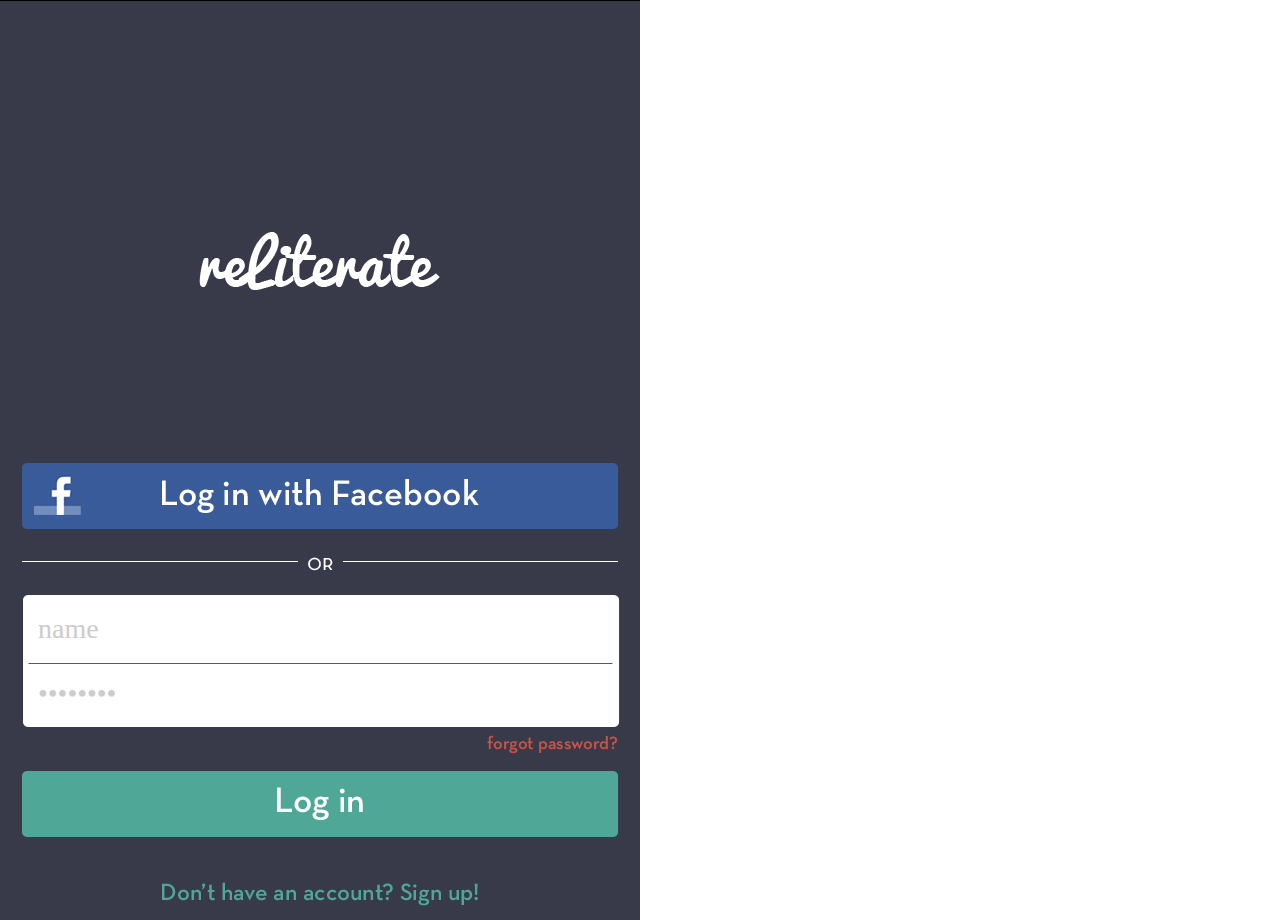
<file: static/index.html>
﻿<html>
<head>
    <title>Login</title>
    <meta http-equiv="content-type" content="text/html; charset=utf-8"/>
    <meta http-equiv="imagetoolbar" content="no"/>
    <meta name="viewport" content="width=device-width, height=device-height, initial-scale=0.5, maximum-scale=0.5, user-scalable=no"/>
    <meta name="apple-mobile-web-app-capable" content="yes"/>
    <meta name="apple-mobile-web-app-status-bar-style" content="black"/>
    <link href="resources/css/jquery-ui-themes.css" type="text/css" rel="stylesheet">
    <link href="resources/css/axure_rp_page.css" type="text/css" rel="stylesheet">
    <link href="Login_files/axurerp_pagespecificstyles.css" type="text/css" rel="stylesheet">
<!--[if IE 6]>
    <link href="Login_files/axurerp_pagespecificstyles_ie6.css" type="text/css" rel="stylesheet">
<![endif]-->
    <script src="data/sitemap.js"></script>
    <script src="resources/scripts/jquery-1.7.1.min.js"></script>
    <script src="resources/scripts/axutils.js"></script>
    <script src="resources/scripts/jquery-ui-1.8.10.custom.min.js"></script>
    <script src="resources/scripts/axurerp_beforepagescript.js"></script>
    <script src="resources/scripts/messagecenter.js"></script>
<script src='Login_files/data.js'></script>
</head>
<body>
<div id="main_container">

<div id="u0" class="u0_container"   >
<div id="u0_img" class="u0_normal detectCanvas"></div>
<div id="u1" class="u1" style="visibility:hidden;"  >
<div id="u1_rtf"></div>
</div>
</div>
<DIV id="u2" style="border-style:dotted; border-color:red; visibility:hidden; position:absolute; left:0px; top:0px; width:10px; height:10px;;" ></div>
<INPUT id="u3" type=text value="name" class="u3" data-label="username"    >

<INPUT id="u4" type=password value="password" class="u4" data-label="password"    >

<div id="u5"  ></div>
<div id="u6"  ></div>
<div id="u7"  ></div>
<DIV id="u8" style="visibility:hidden;" data-label="Alert">
<DIV id="pd0u8" style="" data-label="State1">
<div id="u9" class="u9_container"   >
<div id="u9_img" class="u9_normal detectCanvas"></div>
<div id="u10" class="u10" style="visibility:hidden;"  >
<div id="u10_rtf"></div>
</div>
</div>
<div id="u11" class="u11_container"   >
<div id="u11_img" class="u11_normal detectCanvas"></div>
<div id="u12" class="u12"  >
<div id="u12_rtf"><p style="text-align:center;"><span style="font-family:Arial;font-size:36px;font-weight:bold;font-style:normal;text-decoration:none;color:#FEFFFE;">OK</span></p></div>
</div>
</div>
<div id="u13" class="u13"  >
<div id="u13_rtf"><p style="text-align:center;"><span style="font-family:Arial;font-size:36px;font-weight:bold;font-style:normal;text-decoration:none;color:#FEFFFE;">Note</span><span style="font-family:Arial;font-size:15px;font-weight:bold;font-style:normal;text-decoration:none;color:#FEFFFE;"></span></p><p style="text-align:center;"><span style="font-family:Arial;font-size:28px;font-weight:normal;font-style:normal;text-decoration:none;color:#FEFFFE;">No password or sign up needed for this demo. Just type in your name!</span></p></div>
</div>
</DIV>
</DIV>
<div id="u14"  ></div>
</div>
<div class="preload"><img src="Login_files/u0_normal.png" width="1" height="1"/><img src="Login_files/u9_normal.png" width="1" height="1"/><img src="Login_files/u11_normal.png" width="1" height="1"/></div>
</body>
<script src="resources/scripts/axurerp_pagescript.js"></script>
<script src="Login_files/axurerp_pagespecificscript.js" charset="utf-8"></script>
</file>
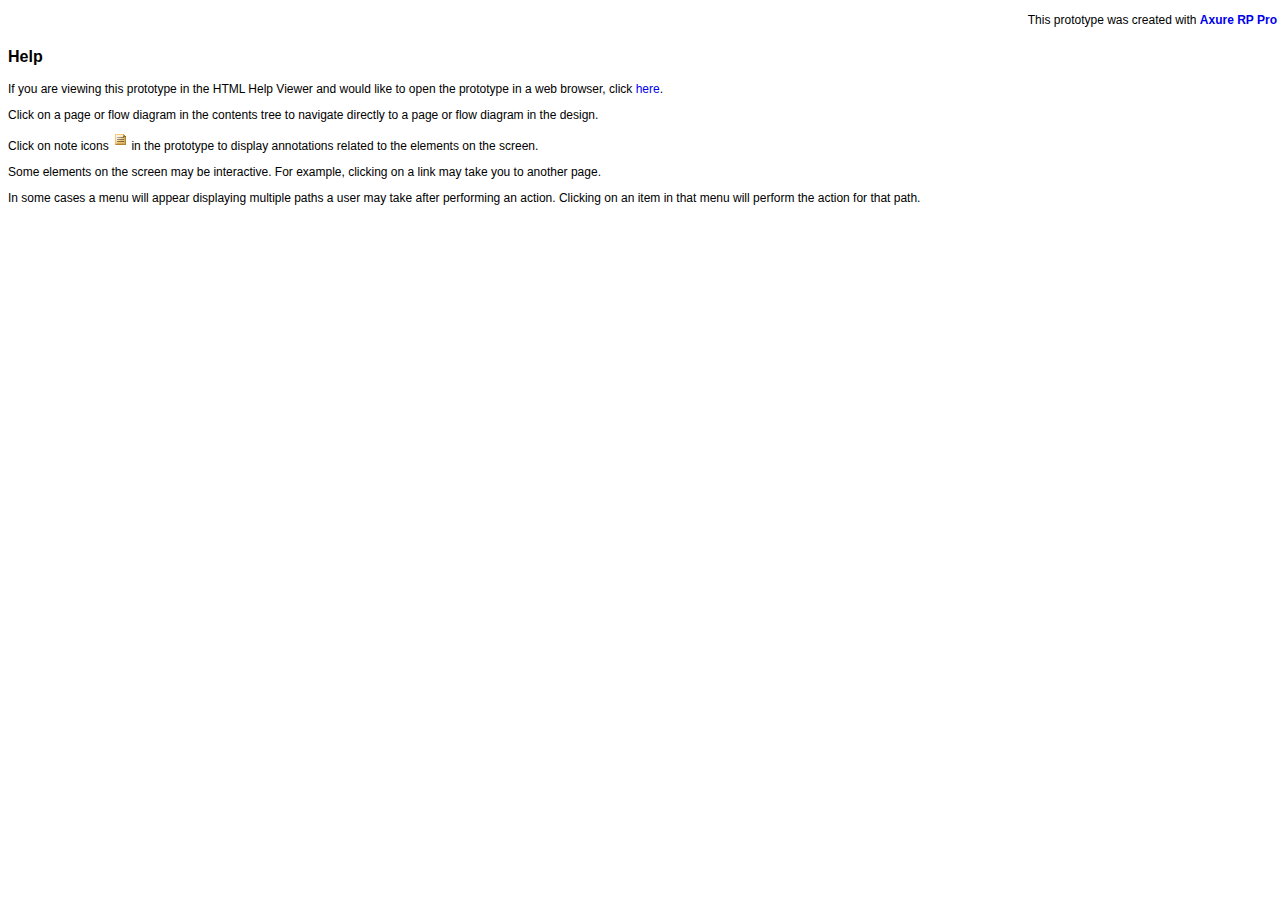
<file: chm_start.html>
<HTML>
<HEAD><meta http-equiv="content-type" content="text/html; charset=utf-8">
</HEAD>
<BODY style='font-family: arial; font-size: 12px;'>

<div style="padding:5px; width:100%; text-align:right">
This prototype was created with <a style="text-decoration:none;" href="http://www.axure.com" target=_blank><strong>Axure RP Pro</strong></a></div>
<p style='font-size: 16px;'><b>Help</b></p>
<p>If you are viewing this prototype in the HTML 
Help Viewer and would like to open the prototype in a web browser, click 
<a style="text-decoration:none;" href="start.html" target=_blank>here</a>.</p>
<p>Click on a page or flow diagram in the contents 
tree to navigate directly to a page or flow diagram in the design.</p>
<p>Click on note icons 
<img border="0" src="resources/css/images/note.gif" width="16" height="16"> in the prototype 
to display annotations related to the 
elements on the screen.</p>
<p>Some elements on the screen may be interactive. 
For example, clicking on a link may take you to another page.</p>
<p>In some cases a menu will appear displaying 
multiple paths a user may take after performing an action. Clicking on an item in that menu will perform the 
action for that path.</p>

</BODY>
</HTML>
</file>
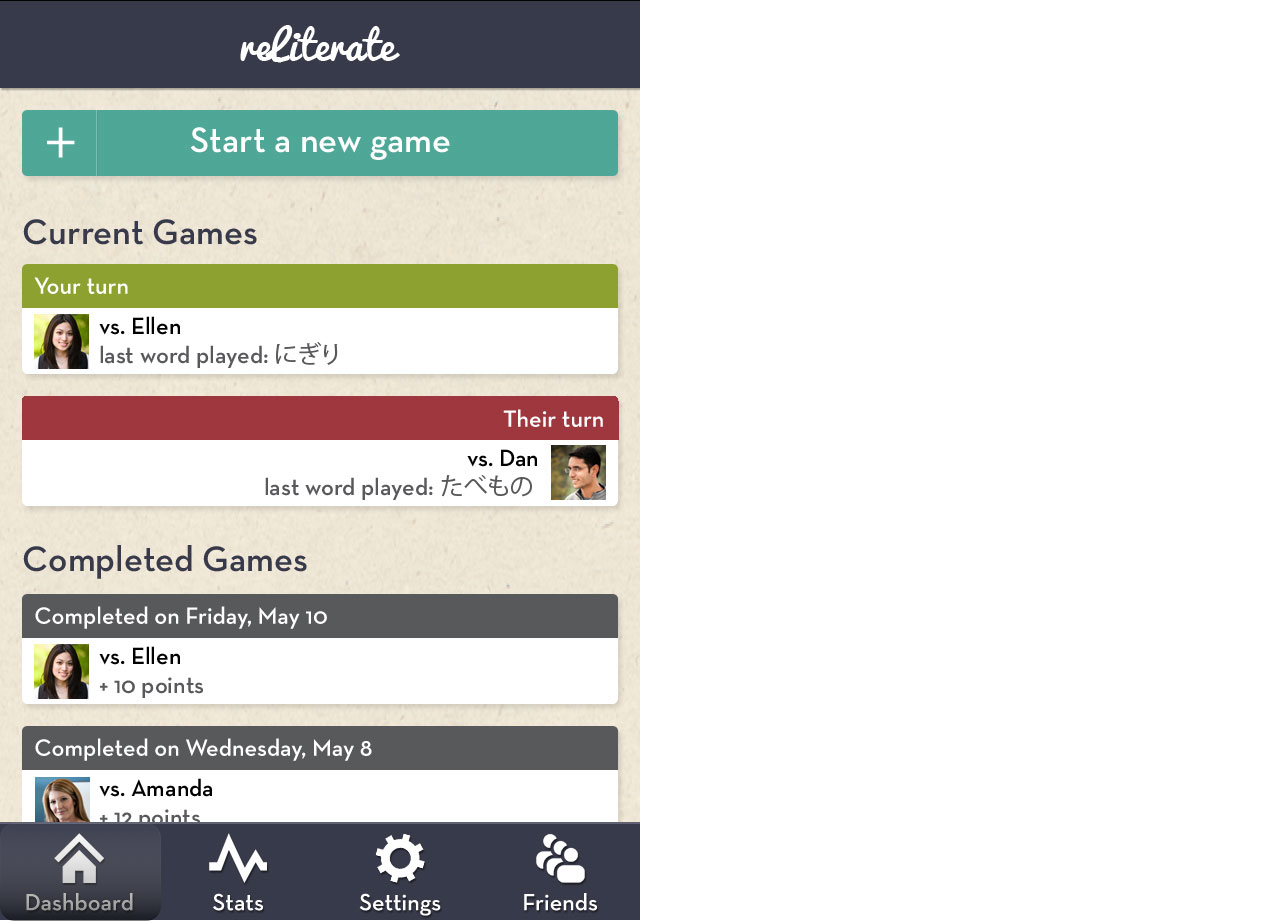
<file: Dashboard.html>
﻿<html>
<head>
    <title>Dashboard</title>
    <meta http-equiv="content-type" content="text/html; charset=utf-8"/>
    <meta http-equiv="imagetoolbar" content="no"/>
    <meta name="viewport" content="width=device-width, height=device-height, initial-scale=0.5, maximum-scale=0.5, user-scalable=no"/>
    <meta name="apple-mobile-web-app-capable" content="yes"/>
    <meta name="apple-mobile-web-app-status-bar-style" content="black"/>
    <link href="resources/css/jquery-ui-themes.css" type="text/css" rel="stylesheet">
    <link href="resources/css/axure_rp_page.css" type="text/css" rel="stylesheet">
    <link href="Dashboard_files/axurerp_pagespecificstyles.css" type="text/css" rel="stylesheet">
<!--[if IE 6]>
    <link href="Dashboard_files/axurerp_pagespecificstyles_ie6.css" type="text/css" rel="stylesheet">
<![endif]-->
    <script src="data/sitemap.js"></script>
    <script src="resources/scripts/jquery-1.7.1.min.js"></script>
    <script src="resources/scripts/axutils.js"></script>
    <script src="resources/scripts/jquery-ui-1.8.10.custom.min.js"></script>
    <script src="resources/scripts/axurerp_beforepagescript.js"></script>
    <script src="resources/scripts/messagecenter.js"></script>
<script src='Dashboard_files/data.js'></script>
</head>
<body>
<div id="main_container">

<div id="u0" class="u0_container"   >
<div id="u0_img" class="u0_normal detectCanvas"></div>
<div id="u1" class="u1" style="visibility:hidden;"  >
<div id="u1_rtf"></div>
</div>
</div>
<div id="u2" data-label="tab-stats" ></div>
<div id="u3" data-label="tab-settings" ></div>
<div id="u4" data-label="tab-friends" ></div>
<div id="u5" class="u5_container"   >
<div id="u5_img" class="u5_normal detectCanvas"></div>
<div id="u6" class="u6" style="visibility:hidden;"  >
<div id="u6_rtf"></div>
</div>
</div>
<div id="u7"  ></div>
<div id="u8" class="u8" style="visibility:hidden;"  >
<div id="u8_rtf"></div>
</div>
<div id="u9"  ></div>
<div id="u10"  ></div>
<div id="u11"  ></div>
<div id="u12"  ></div>
<DIV id="u13" style="visibility:hidden;" data-label="Alert">
<DIV id="pd0u13" style="" data-label="not available">
<div id="u14" class="u14_container"   >
<div id="u14_img" class="u14_normal detectCanvas"></div>
<div id="u15" class="u15" style="visibility:hidden;"  >
<div id="u15_rtf"></div>
</div>
</div>
<div id="u16" class="u16_container"   >
<div id="u16_img" class="u16_normal detectCanvas"></div>
<div id="u17" class="u17"  >
<div id="u17_rtf"><p style="text-align:center;"><span style="font-family:Arial;font-size:36px;font-weight:bold;font-style:normal;text-decoration:none;color:#FEFFFE;">OK</span></p></div>
</div>
</div>
<div id="u18" class="u18"  >
<div id="u18_rtf"><p style="text-align:center;"><span style="font-family:Arial;font-size:36px;font-weight:bold;font-style:normal;text-decoration:none;color:#FEFFFE;">Note</span><span style="font-family:Arial;font-size:15px;font-weight:bold;font-style:normal;text-decoration:none;color:#FEFFFE;"></span></p><p style="text-align:center;"><span style="font-family:Arial;font-size:28px;font-weight:normal;font-style:normal;text-decoration:none;color:#FEFFFE;">Not available at this time.</span></p></div>
</div>
</DIV>
</DIV>
</div>
<div class="preload"><img src="Dashboard_files/u0_normal.png" width="1" height="1"/><img src="Dashboard_files/u5_normal.png" width="1" height="1"/><img src="Dashboard_files/u14_normal.png" width="1" height="1"/><img src="Dashboard_files/u16_normal.png" width="1" height="1"/></div>
</body>
<script src="resources/scripts/axurerp_pagescript.js"></script>
<script src="Dashboard_files/axurerp_pagespecificscript.js" charset="utf-8"></script>
</file>
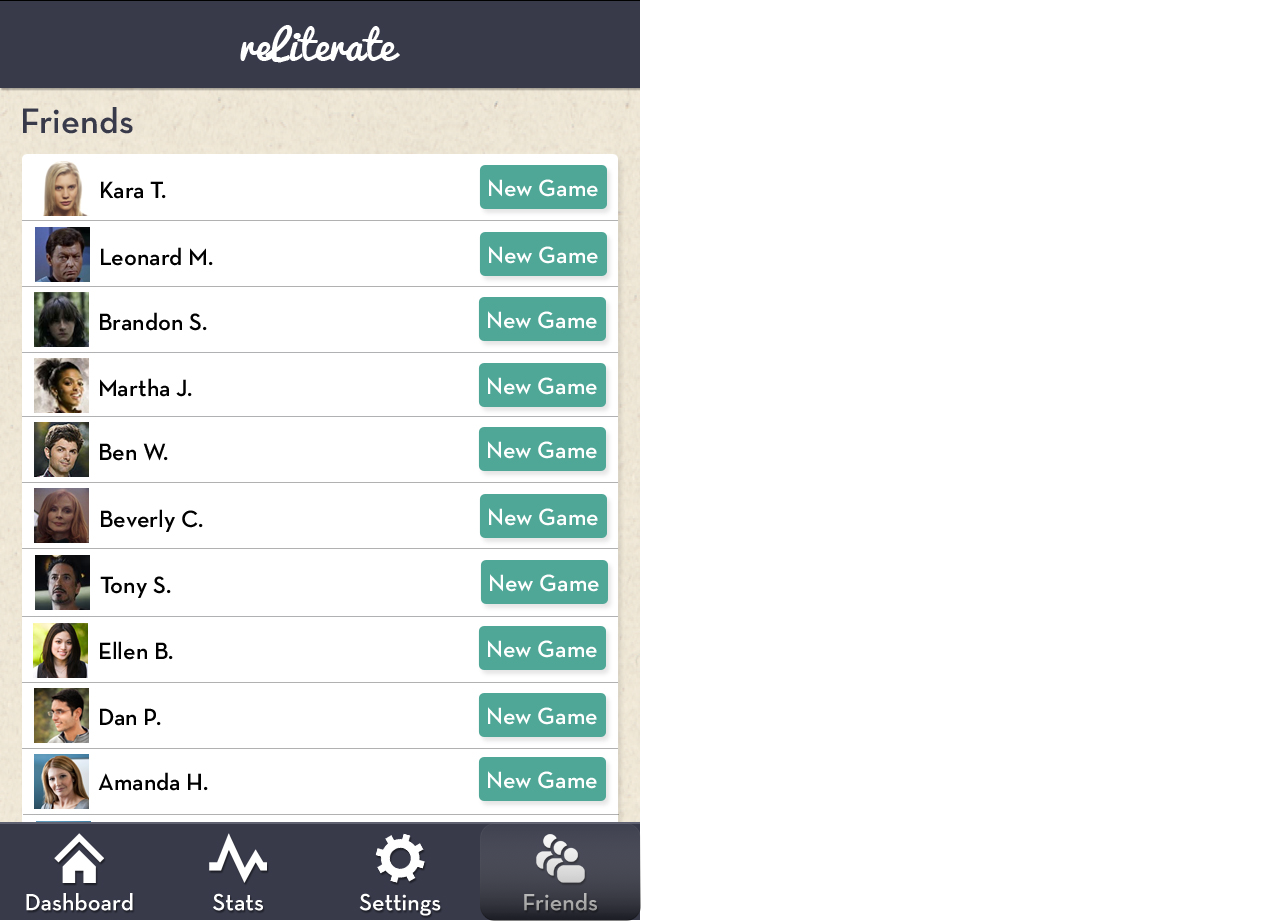
<file: Friends.html>
﻿<html>
<head>
    <title>Friends</title>
    <meta http-equiv="content-type" content="text/html; charset=utf-8"/>
    <meta http-equiv="imagetoolbar" content="no"/>
    <meta name="viewport" content="width=device-width, height=device-height, initial-scale=0.5, maximum-scale=0.5, user-scalable=no"/>
    <meta name="apple-mobile-web-app-capable" content="yes"/>
    <meta name="apple-mobile-web-app-status-bar-style" content="black"/>
    <link href="resources/css/jquery-ui-themes.css" type="text/css" rel="stylesheet">
    <link href="resources/css/axure_rp_page.css" type="text/css" rel="stylesheet">
    <link href="Friends_files/axurerp_pagespecificstyles.css" type="text/css" rel="stylesheet">
<!--[if IE 6]>
    <link href="Friends_files/axurerp_pagespecificstyles_ie6.css" type="text/css" rel="stylesheet">
<![endif]-->
    <script src="data/sitemap.js"></script>
    <script src="resources/scripts/jquery-1.7.1.min.js"></script>
    <script src="resources/scripts/axutils.js"></script>
    <script src="resources/scripts/jquery-ui-1.8.10.custom.min.js"></script>
    <script src="resources/scripts/axurerp_beforepagescript.js"></script>
    <script src="resources/scripts/messagecenter.js"></script>
<script src='Friends_files/data.js'></script>
</head>
<body>
<div id="main_container">

<div id="u0" class="u0_container"   >
<div id="u0_img" class="u0_normal detectCanvas"></div>
<div id="u1" class="u1" style="visibility:hidden;"  >
<div id="u1_rtf"></div>
</div>
</div>
<div id="u2" data-label="tab-dashboard" ></div>
<div id="u3" data-label="tab-stats" ></div>
<div id="u4" data-label="tab-settings" ></div>
<div id="u5" class="u5_container"   >
<div id="u5_img" class="u5_normal detectCanvas"></div>
<div id="u6" class="u6" style="visibility:hidden;"  >
<div id="u6_rtf"></div>
</div>
</div>
<div id="u7"  ></div>
<DIV id="u8" style="visibility:hidden;" data-label="Alert">
<DIV id="pd0u8" style="" data-label="not available">
<div id="u9" class="u9_container"   >
<div id="u9_img" class="u9_normal detectCanvas"></div>
<div id="u10" class="u10" style="visibility:hidden;"  >
<div id="u10_rtf"></div>
</div>
</div>
<div id="u11" class="u11_container"   >
<div id="u11_img" class="u11_normal detectCanvas"></div>
<div id="u12" class="u12"  >
<div id="u12_rtf"><p style="text-align:center;"><span style="font-family:Arial;font-size:36px;font-weight:bold;font-style:normal;text-decoration:none;color:#FEFFFE;">OK</span></p></div>
</div>
</div>
<div id="u13" class="u13"  >
<div id="u13_rtf"><p style="text-align:center;"><span style="font-family:Arial;font-size:36px;font-weight:bold;font-style:normal;text-decoration:none;color:#FEFFFE;">Note</span><span style="font-family:Arial;font-size:15px;font-weight:bold;font-style:normal;text-decoration:none;color:#FEFFFE;"></span></p><p style="text-align:center;"><span style="font-family:Arial;font-size:28px;font-weight:normal;font-style:normal;text-decoration:none;color:#FEFFFE;">Not available at this time.</span></p></div>
</div>
</DIV>
</DIV>
</div>
<div class="preload"><img src="Friends_files/u0_normal.png" width="1" height="1"/><img src="Friends_files/u5_normal.png" width="1" height="1"/><img src="Friends_files/u9_normal.png" width="1" height="1"/><img src="Friends_files/u11_normal.png" width="1" height="1"/></div>
</body>
<script src="resources/scripts/axurerp_pagescript.js"></script>
<script src="Friends_files/axurerp_pagespecificscript.js" charset="utf-8"></script>
</file>
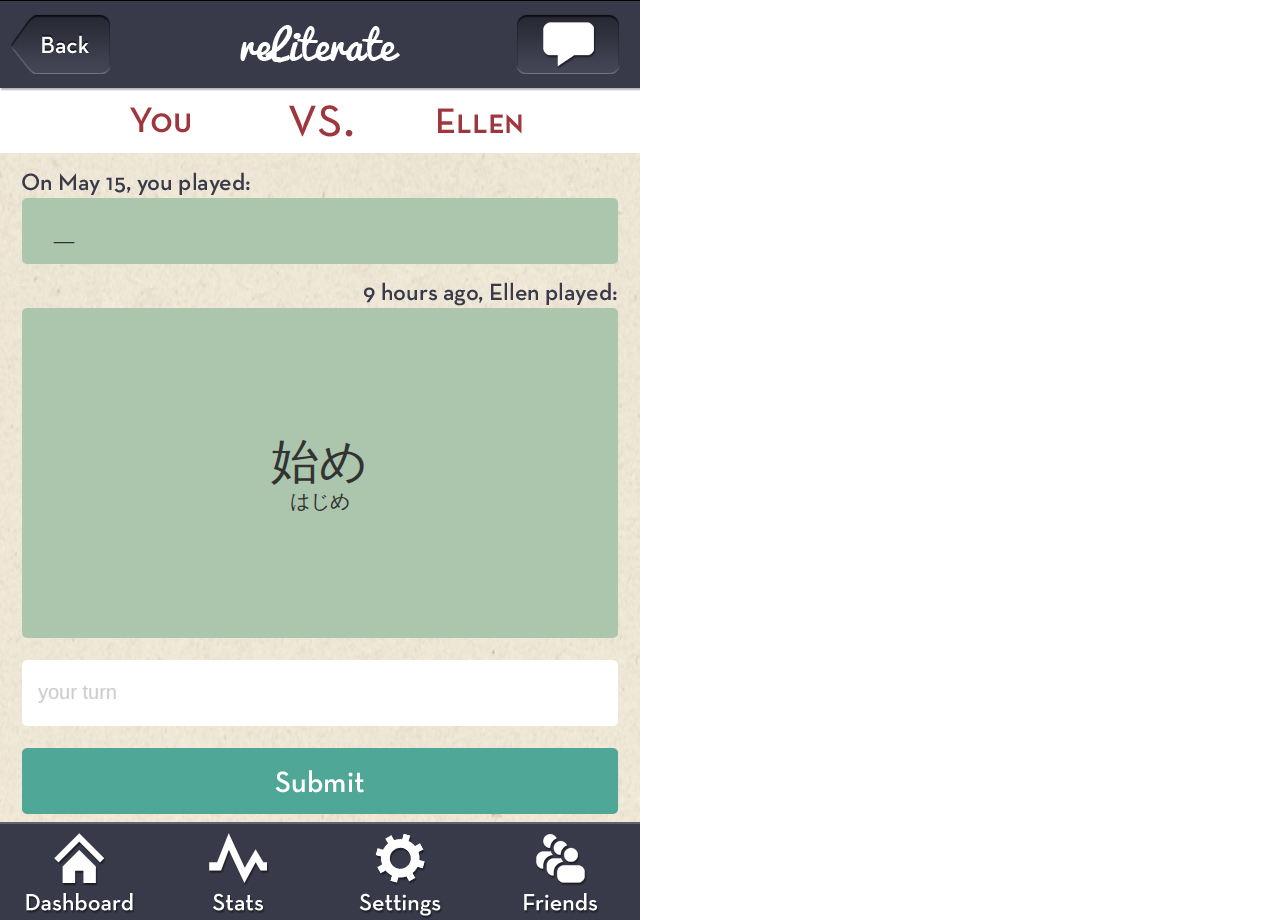
<file: Gameplay.html>
﻿<html>
<head>
    <title>Gameplay</title>
    <meta http-equiv="content-type" content="text/html; charset=utf-8"/>
    <meta http-equiv="imagetoolbar" content="no"/>
    <meta name="viewport" content="width=device-width, height=device-height, initial-scale=0.5, maximum-scale=0.5, user-scalable=no"/>
    <meta name="apple-mobile-web-app-capable" content="yes"/>
    <meta name="apple-mobile-web-app-status-bar-style" content="black"/>
    <link href="resources/css/jquery-ui-themes.css" type="text/css" rel="stylesheet">
    <link href="resources/css/axure_rp_page.css" type="text/css" rel="stylesheet">
    <link href="Gameplay_files/axurerp_pagespecificstyles.css" type="text/css" rel="stylesheet">
<!--[if IE 6]>
    <link href="Gameplay_files/axurerp_pagespecificstyles_ie6.css" type="text/css" rel="stylesheet">
<![endif]-->
    <script src="data/sitemap.js"></script>
    <script src="resources/scripts/jquery-1.7.1.min.js"></script>
    <script src="resources/scripts/axutils.js"></script>
    <script src="resources/scripts/jquery-ui-1.8.10.custom.min.js"></script>
    <script src="resources/scripts/axurerp_beforepagescript.js"></script>
    <script src="resources/scripts/messagecenter.js"></script>
<script src='Gameplay_files/data.js'></script>
</head>
<body>
<div id="main_container">

<div id="u0" class="u0_container"   >
<div id="u0_img" class="u0_normal detectCanvas"></div>
<div id="u1" class="u1" style="visibility:hidden;"  >
<div id="u1_rtf"></div>
</div>
</div>
<DIV id="u2" style="border-style:dotted; border-color:red; visibility:hidden; position:absolute; left:0px; top:0px; width:10px; height:10px;;" ></div>
<INPUT id="u3" type=text value="your turn" class="u3" data-label="textentry"    >

<div id="u4" class="u4"  data-label="lastwordplayed">
<div id="u4_rtf"><p style="text-align:center;"><span style="font-family:Arial;font-size:18px;font-weight:normal;font-style:normal;text-decoration:none;color:#333333;">__</span></p></div>
</div>
<div id="u5" class="u5" style="visibility:hidden;"  data-label="lastsyllable">
<div id="u5_rtf"></div>
</div>
<div id="u6" class="u6"  data-label="wordlength">
<div id="u6_rtf"><p style="text-align:left;"><span style="font-family:Arial;font-size:9px;font-weight:normal;font-style:normal;text-decoration:none;color:#FFFFFF;">submission length</span></p></div>
</div>
<DIV id="u7" style="" data-label="lastwordplayed">
<DIV id="pd45u7" style="visibility:hidden;" data-label="を">
</DIV>
<DIV id="pd44u7" style="visibility:hidden;" data-label="わ">
<div id="u8" class="u8"  >
<div id="u8_rtf"><p style="text-align:center;"><span style="font-family:Hiragino Kaku Gothic ProN;font-size:48px;font-weight:normal;font-style:normal;text-decoration:none;color:#333333;">和風</span></p></div>
</div>
<div id="u9" class="u9"  >
<div id="u9_rtf"><p style="text-align:center;"><span style="font-family:Hiragino Kaku Gothic ProN;font-size:20px;font-weight:normal;font-style:normal;text-decoration:none;color:#333333;">わふう</span></p></div>
</div>
</DIV>
<DIV id="pd43u7" style="visibility:hidden;" data-label="ろ">
<div id="u10" class="u10"  >
<div id="u10_rtf"><p style="text-align:center;"><span style="font-family:Hiragino Kaku Gothic ProN;font-size:48px;font-weight:normal;font-style:normal;text-decoration:none;color:#333333;">六</span></p></div>
</div>
<div id="u11" class="u11"  >
<div id="u11_rtf"><p style="text-align:center;"><span style="font-family:Hiragino Kaku Gothic ProN;font-size:20px;font-weight:normal;font-style:normal;text-decoration:none;color:#333333;">ろく</span></p></div>
</div>
</DIV>
<DIV id="pd42u7" style="visibility:hidden;" data-label="れ">
<div id="u12" class="u12"  >
<div id="u12_rtf"><p style="text-align:center;"><span style="font-family:Hiragino Kaku Gothic ProN;font-size:48px;font-weight:normal;font-style:normal;text-decoration:none;color:#333333;">礼</span></p></div>
</div>
<div id="u13" class="u13"  >
<div id="u13_rtf"><p style="text-align:center;"><span style="font-family:Hiragino Kaku Gothic ProN;font-size:20px;font-weight:normal;font-style:normal;text-decoration:none;color:#333333;">れい</span></p></div>
</div>
</DIV>
<DIV id="pd41u7" style="visibility:hidden;" data-label="る">
<div id="u14" class="u14"  >
<div id="u14_rtf"><p style="text-align:center;"><span style="font-family:Hiragino Kaku Gothic ProN;font-size:48px;font-weight:normal;font-style:normal;text-decoration:none;color:#333333;">塁</span></p></div>
</div>
<div id="u15" class="u15"  >
<div id="u15_rtf"><p style="text-align:center;"><span style="font-family:Hiragino Kaku Gothic ProN;font-size:20px;font-weight:normal;font-style:normal;text-decoration:none;color:#333333;">るい</span></p></div>
</div>
</DIV>
<DIV id="pd40u7" style="visibility:hidden;" data-label="り">
<div id="u16" class="u16"  >
<div id="u16_rtf"><p style="text-align:center;"><span style="font-family:Hiragino Kaku Gothic ProN;font-size:48px;font-weight:normal;font-style:normal;text-decoration:none;color:#333333;">林檎</span></p></div>
</div>
<div id="u17" class="u17"  >
<div id="u17_rtf"><p style="text-align:center;"><span style="font-family:Hiragino Kaku Gothic ProN;font-size:20px;font-weight:normal;font-style:normal;text-decoration:none;color:#333333;">りんご</span></p></div>
</div>
</DIV>
<DIV id="pd39u7" style="visibility:hidden;" data-label="ら">
<div id="u18" class="u18"  >
<div id="u18_rtf"><p style="text-align:center;"><span style="font-family:Hiragino Kaku Gothic ProN;font-size:48px;font-weight:normal;font-style:normal;text-decoration:none;color:#333333;">来</span></p></div>
</div>
<div id="u19" class="u19"  >
<div id="u19_rtf"><p style="text-align:center;"><span style="font-family:Hiragino Kaku Gothic ProN;font-size:20px;font-weight:normal;font-style:normal;text-decoration:none;color:#333333;">らい</span></p></div>
</div>
</DIV>
<DIV id="pd38u7" style="visibility:hidden;" data-label="よ">
<div id="u20" class="u20"  >
<div id="u20_rtf"><p style="text-align:center;"><span style="font-family:Hiragino Kaku Gothic ProN;font-size:48px;font-weight:normal;font-style:normal;text-decoration:none;color:#333333;">夜</span></p></div>
</div>
<div id="u21" class="u21"  >
<div id="u21_rtf"><p style="text-align:center;"><span style="font-family:Hiragino Kaku Gothic ProN;font-size:20px;font-weight:normal;font-style:normal;text-decoration:none;color:#333333;">よる</span></p></div>
</div>
</DIV>
<DIV id="pd37u7" style="visibility:hidden;" data-label="ゆ">
<div id="u22" class="u22"  >
<div id="u22_rtf"><p style="text-align:center;"><span style="font-family:Hiragino Kaku Gothic ProN;font-size:48px;font-weight:normal;font-style:normal;text-decoration:none;color:#333333;">柚子</span></p></div>
</div>
<div id="u23" class="u23"  >
<div id="u23_rtf"><p style="text-align:center;"><span style="font-family:Hiragino Kaku Gothic ProN;font-size:20px;font-weight:normal;font-style:normal;text-decoration:none;color:#333333;">ゆず</span></p></div>
</div>
</DIV>
<DIV id="pd36u7" style="visibility:hidden;" data-label="や">
<div id="u24" class="u24"  >
<div id="u24_rtf"><p style="text-align:center;"><span style="font-family:Hiragino Kaku Gothic ProN;font-size:48px;font-weight:normal;font-style:normal;text-decoration:none;color:#333333;">止める</span></p></div>
</div>
<div id="u25" class="u25"  >
<div id="u25_rtf"><p style="text-align:center;"><span style="font-family:Hiragino Kaku Gothic ProN;font-size:20px;font-weight:normal;font-style:normal;text-decoration:none;color:#333333;">やめる</span></p></div>
</div>
</DIV>
<DIV id="pd35u7" style="visibility:hidden;" data-label="も">
<div id="u26" class="u26"  >
<div id="u26_rtf"><p style="text-align:center;"><span style="font-family:Hiragino Kaku Gothic ProN;font-size:48px;font-weight:normal;font-style:normal;text-decoration:none;color:#333333;">持つ</span></p></div>
</div>
<div id="u27" class="u27"  >
<div id="u27_rtf"><p style="text-align:center;"><span style="font-family:Hiragino Kaku Gothic ProN;font-size:20px;font-weight:normal;font-style:normal;text-decoration:none;color:#333333;">もつ</span></p></div>
</div>
</DIV>
<DIV id="pd34u7" style="visibility:hidden;" data-label="め">
<div id="u28" class="u28"  >
<div id="u28_rtf"><p style="text-align:center;"><span style="font-family:Hiragino Kaku Gothic ProN;font-size:48px;font-weight:normal;font-style:normal;text-decoration:none;color:#333333;">眼鏡</span></p></div>
</div>
<div id="u29" class="u29"  >
<div id="u29_rtf"><p style="text-align:center;"><span style="font-family:Hiragino Kaku Gothic ProN;font-size:20px;font-weight:normal;font-style:normal;text-decoration:none;color:#333333;">めがね</span></p></div>
</div>
</DIV>
<DIV id="pd33u7" style="visibility:hidden;" data-label="む">
<div id="u30" class="u30"  >
<div id="u30_rtf"><p style="text-align:center;"><span style="font-family:Hiragino Kaku Gothic ProN;font-size:48px;font-weight:normal;font-style:normal;text-decoration:none;color:#333333;">麦</span></p></div>
</div>
<div id="u31" class="u31"  >
<div id="u31_rtf"><p style="text-align:center;"><span style="font-family:Hiragino Kaku Gothic ProN;font-size:20px;font-weight:normal;font-style:normal;text-decoration:none;color:#333333;">むぎ</span></p></div>
</div>
</DIV>
<DIV id="pd32u7" style="visibility:hidden;" data-label="み">
<div id="u32" class="u32"  >
<div id="u32_rtf"><p style="text-align:center;"><span style="font-family:Hiragino Kaku Gothic ProN;font-size:48px;font-weight:normal;font-style:normal;text-decoration:none;color:#333333;">水</span></p></div>
</div>
<div id="u33" class="u33"  >
<div id="u33_rtf"><p style="text-align:center;"><span style="font-family:Hiragino Kaku Gothic ProN;font-size:20px;font-weight:normal;font-style:normal;text-decoration:none;color:#333333;">みず</span></p></div>
</div>
</DIV>
<DIV id="pd31u7" style="visibility:hidden;" data-label="ま">
<div id="u34" class="u34"  >
<div id="u34_rtf"><p style="text-align:center;"><span style="font-family:Hiragino Kaku Gothic ProN;font-size:48px;font-weight:normal;font-style:normal;text-decoration:none;color:#333333;">毎</span></p></div>
</div>
<div id="u35" class="u35"  >
<div id="u35_rtf"><p style="text-align:center;"><span style="font-family:Hiragino Kaku Gothic ProN;font-size:20px;font-weight:normal;font-style:normal;text-decoration:none;color:#333333;">まい</span></p></div>
</div>
</DIV>
<DIV id="pd30u7" style="visibility:hidden;" data-label="ほ">
<div id="u36" class="u36"  >
<div id="u36_rtf"><p style="text-align:center;"><span style="font-family:Hiragino Kaku Gothic ProN;font-size:48px;font-weight:normal;font-style:normal;text-decoration:none;color:#333333;">方</span></p></div>
</div>
<div id="u37" class="u37"  >
<div id="u37_rtf"><p style="text-align:center;"><span style="font-family:Hiragino Kaku Gothic ProN;font-size:20px;font-weight:normal;font-style:normal;text-decoration:none;color:#333333;">ほう</span></p></div>
</div>
</DIV>
<DIV id="pd29u7" style="visibility:hidden;" data-label="へ">
<div id="u38" class="u38"  >
<div id="u38_rtf"><p style="text-align:center;"><span style="font-family:Hiragino Kaku Gothic ProN;font-size:48px;font-weight:normal;font-style:normal;text-decoration:none;color:#333333;">平気</span></p></div>
</div>
<div id="u39" class="u39"  >
<div id="u39_rtf"><p style="text-align:center;"><span style="font-family:Hiragino Kaku Gothic ProN;font-size:20px;font-weight:normal;font-style:normal;text-decoration:none;color:#333333;">へいき</span></p></div>
</div>
</DIV>
<DIV id="pd28u7" style="visibility:hidden;" data-label="ふ">
<div id="u40" class="u40"  >
<div id="u40_rtf"><p style="text-align:center;"><span style="font-family:Hiragino Kaku Gothic ProN;font-size:48px;font-weight:normal;font-style:normal;text-decoration:none;color:#333333;">不思議</span></p></div>
</div>
<div id="u41" class="u41"  >
<div id="u41_rtf"><p style="text-align:center;"><span style="font-family:Hiragino Kaku Gothic ProN;font-size:20px;font-weight:normal;font-style:normal;text-decoration:none;color:#333333;">ふしぎ</span></p></div>
</div>
</DIV>
<DIV id="pd27u7" style="visibility:hidden;" data-label="ひ">
<div id="u42" class="u42"  >
<div id="u42_rtf"><p style="text-align:center;"><span style="font-family:Hiragino Kaku Gothic ProN;font-size:48px;font-weight:normal;font-style:normal;text-decoration:none;color:#333333;">弾く</span></p></div>
</div>
<div id="u43" class="u43"  >
<div id="u43_rtf"><p style="text-align:center;"><span style="font-family:Hiragino Kaku Gothic ProN;font-size:20px;font-weight:normal;font-style:normal;text-decoration:none;color:#333333;">ひく</span></p></div>
</div>
</DIV>
<DIV id="pd26u7" style="visibility:hidden;" data-label="は">
<div id="u44" class="u44"  >
<div id="u44_rtf"><p style="text-align:center;"><span style="font-family:Hiragino Kaku Gothic ProN;font-size:48px;font-weight:normal;font-style:normal;text-decoration:none;color:#333333;">始め</span></p></div>
</div>
<div id="u45" class="u45"  >
<div id="u45_rtf"><p style="text-align:center;"><span style="font-family:Hiragino Kaku Gothic ProN;font-size:20px;font-weight:normal;font-style:normal;text-decoration:none;color:#333333;">はじめ</span></p></div>
</div>
</DIV>
<DIV id="pd25u7" style="visibility:hidden;" data-label="の">
<div id="u46" class="u46"  >
<div id="u46_rtf"><p style="text-align:center;"><span style="font-family:Hiragino Kaku Gothic ProN;font-size:48px;font-weight:normal;font-style:normal;text-decoration:none;color:#333333;">海苔</span></p></div>
</div>
<div id="u47" class="u47"  >
<div id="u47_rtf"><p style="text-align:center;"><span style="font-family:Hiragino Kaku Gothic ProN;font-size:20px;font-weight:normal;font-style:normal;text-decoration:none;color:#333333;">のり</span></p></div>
</div>
</DIV>
<DIV id="pd24u7" style="visibility:hidden;" data-label="ね">
<div id="u48" class="u48"  >
<div id="u48_rtf"><p style="text-align:center;"><span style="font-family:Hiragino Kaku Gothic ProN;font-size:48px;font-weight:normal;font-style:normal;text-decoration:none;color:#333333;">寝る</span></p></div>
</div>
<div id="u49" class="u49"  >
<div id="u49_rtf"><p style="text-align:center;"><span style="font-family:Hiragino Kaku Gothic ProN;font-size:20px;font-weight:normal;font-style:normal;text-decoration:none;color:#333333;">ねる</span></p></div>
</div>
</DIV>
<DIV id="pd23u7" style="visibility:hidden;" data-label="ぬ">
<div id="u50" class="u50"  >
<div id="u50_rtf"><p style="text-align:center;"><span style="font-family:Hiragino Kaku Gothic ProN;font-size:48px;font-weight:normal;font-style:normal;text-decoration:none;color:#333333;">縫う</span></p></div>
</div>
<div id="u51" class="u51"  >
<div id="u51_rtf"><p style="text-align:center;"><span style="font-family:Hiragino Kaku Gothic ProN;font-size:20px;font-weight:normal;font-style:normal;text-decoration:none;color:#333333;">ぬう</span></p></div>
</div>
</DIV>
<DIV id="pd22u7" style="visibility:hidden;" data-label="に">
<div id="u52" class="u52"  >
<div id="u52_rtf"><p style="text-align:center;"><span style="font-family:Hiragino Kaku Gothic ProN;font-size:48px;font-weight:normal;font-style:normal;text-decoration:none;color:#333333;">二月</span></p></div>
</div>
<div id="u53" class="u53"  >
<div id="u53_rtf"><p style="text-align:center;"><span style="font-family:Hiragino Kaku Gothic ProN;font-size:20px;font-weight:normal;font-style:normal;text-decoration:none;color:#333333;">にがつ</span></p></div>
</div>
</DIV>
<DIV id="pd21u7" style="visibility:hidden;" data-label="な">
<div id="u54" class="u54"  >
<div id="u54_rtf"><p style="text-align:center;"><span style="font-family:Hiragino Kaku Gothic ProN;font-size:48px;font-weight:normal;font-style:normal;text-decoration:none;color:#333333;">夏</span></p></div>
</div>
<div id="u55" class="u55"  >
<div id="u55_rtf"><p style="text-align:center;"><span style="font-family:Hiragino Kaku Gothic ProN;font-size:20px;font-weight:normal;font-style:normal;text-decoration:none;color:#333333;">なつ</span></p></div>
</div>
</DIV>
<DIV id="pd20u7" style="visibility:hidden;" data-label="と">
<div id="u56" class="u56"  >
<div id="u56_rtf"><p style="text-align:center;"><span style="font-family:Hiragino Kaku Gothic ProN;font-size:48px;font-weight:normal;font-style:normal;text-decoration:none;color:#333333;">頭</span></p></div>
</div>
<div id="u57" class="u57"  >
<div id="u57_rtf"><p style="text-align:center;"><span style="font-family:Hiragino Kaku Gothic ProN;font-size:20px;font-weight:normal;font-style:normal;text-decoration:none;color:#333333;">とう</span></p></div>
</div>
</DIV>
<DIV id="pd19u7" style="visibility:hidden;" data-label="て">
<div id="u58" class="u58"  >
<div id="u58_rtf"><p style="text-align:center;"><span style="font-family:Hiragino Kaku Gothic ProN;font-size:48px;font-weight:normal;font-style:normal;text-decoration:none;color:#333333;">敵</span></p></div>
</div>
<div id="u59" class="u59"  >
<div id="u59_rtf"><p style="text-align:center;"><span style="font-family:Hiragino Kaku Gothic ProN;font-size:20px;font-weight:normal;font-style:normal;text-decoration:none;color:#333333;">てき</span></p></div>
</div>
</DIV>
<DIV id="pd18u7" style="visibility:hidden;" data-label="つ">
<div id="u60" class="u60"  >
<div id="u60_rtf"><p style="text-align:center;"><span style="font-family:Hiragino Kaku Gothic ProN;font-size:48px;font-weight:normal;font-style:normal;text-decoration:none;color:#333333;">翼</span></p></div>
</div>
<div id="u61" class="u61"  >
<div id="u61_rtf"><p style="text-align:center;"><span style="font-family:Hiragino Kaku Gothic ProN;font-size:20px;font-weight:normal;font-style:normal;text-decoration:none;color:#333333;">つばさ</span></p></div>
</div>
</DIV>
<DIV id="pd17u7" style="visibility:hidden;" data-label="ち">
<div id="u62" class="u62"  >
<div id="u62_rtf"><p style="text-align:center;"><span style="font-family:Hiragino Kaku Gothic ProN;font-size:48px;font-weight:normal;font-style:normal;text-decoration:none;color:#333333;">小さい</span></p></div>
</div>
<div id="u63" class="u63"  >
<div id="u63_rtf"><p style="text-align:center;"><span style="font-family:Hiragino Kaku Gothic ProN;font-size:20px;font-weight:normal;font-style:normal;text-decoration:none;color:#333333;">ちいさい</span></p></div>
</div>
</DIV>
<DIV id="pd16u7" style="visibility:hidden;" data-label="た">
<div id="u64" class="u64"  >
<div id="u64_rtf"><p style="text-align:center;"><span style="font-family:Hiragino Kaku Gothic ProN;font-size:48px;font-weight:normal;font-style:normal;text-decoration:none;color:#333333;">狸</span></p></div>
</div>
<div id="u65" class="u65"  >
<div id="u65_rtf"><p style="text-align:center;"><span style="font-family:Hiragino Kaku Gothic ProN;font-size:20px;font-weight:normal;font-style:normal;text-decoration:none;color:#333333;">たぬき</span></p></div>
</div>
</DIV>
<DIV id="pd15u7" style="visibility:hidden;" data-label="そ">
<div id="u66" class="u66"  >
<div id="u66_rtf"><p style="text-align:center;"><span style="font-family:Hiragino Kaku Gothic ProN;font-size:48px;font-weight:normal;font-style:normal;text-decoration:none;color:#333333;">そして</span></p></div>
</div>
</DIV>
<DIV id="pd14u7" style="visibility:hidden;" data-label="せ">
<div id="u67" class="u67"  >
<div id="u67_rtf"><p style="text-align:center;"><span style="font-family:Hiragino Kaku Gothic ProN;font-size:48px;font-weight:normal;font-style:normal;text-decoration:none;color:#333333;">世紀</span></p></div>
</div>
<div id="u68" class="u68"  >
<div id="u68_rtf"><p style="text-align:center;"><span style="font-family:Hiragino Kaku Gothic ProN;font-size:20px;font-weight:normal;font-style:normal;text-decoration:none;color:#333333;">せいき</span></p></div>
</div>
</DIV>
<DIV id="pd13u7" style="visibility:hidden;" data-label="す">
<div id="u69" class="u69"  >
<div id="u69_rtf"><p style="text-align:center;"><span style="font-family:Hiragino Kaku Gothic ProN;font-size:48px;font-weight:normal;font-style:normal;text-decoration:none;color:#333333;">水瓜</span></p></div>
</div>
<div id="u70" class="u70"  >
<div id="u70_rtf"><p style="text-align:center;"><span style="font-family:Hiragino Kaku Gothic ProN;font-size:20px;font-weight:normal;font-style:normal;text-decoration:none;color:#333333;">すいか</span></p></div>
</div>
</DIV>
<DIV id="pd12u7" style="visibility:hidden;" data-label="し">
<div id="u71" class="u71"  >
<div id="u71_rtf"><p style="text-align:center;"><span style="font-family:Hiragino Kaku Gothic ProN;font-size:48px;font-weight:normal;font-style:normal;text-decoration:none;color:#333333;">仕事</span></p></div>
</div>
<div id="u72" class="u72"  >
<div id="u72_rtf"><p style="text-align:center;"><span style="font-family:Hiragino Kaku Gothic ProN;font-size:20px;font-weight:normal;font-style:normal;text-decoration:none;color:#333333;">しごと</span></p></div>
</div>
</DIV>
<DIV id="pd11u7" style="visibility:hidden;" data-label="さ">
<div id="u73" class="u73"  >
<div id="u73_rtf"><p style="text-align:center;"><span style="font-family:Hiragino Kaku Gothic ProN;font-size:48px;font-weight:normal;font-style:normal;text-decoration:none;color:#333333;">散歩</span></p></div>
</div>
<div id="u74" class="u74"  >
<div id="u74_rtf"><p style="text-align:center;"><span style="font-family:Hiragino Kaku Gothic ProN;font-size:20px;font-weight:normal;font-style:normal;text-decoration:none;color:#333333;">さんぽ</span></p></div>
</div>
</DIV>
<DIV id="pd10u7" style="visibility:hidden;" data-label="こ">
<div id="u75" class="u75"  >
<div id="u75_rtf"><p style="text-align:center;"><span style="font-family:Hiragino Kaku Gothic ProN;font-size:48px;font-weight:normal;font-style:normal;text-decoration:none;color:#333333;">琴</span></p></div>
</div>
<div id="u76" class="u76"  >
<div id="u76_rtf"><p style="text-align:center;"><span style="font-family:Hiragino Kaku Gothic ProN;font-size:20px;font-weight:normal;font-style:normal;text-decoration:none;color:#333333;">こと</span></p></div>
</div>
</DIV>
<DIV id="pd9u7" style="visibility:hidden;" data-label="け">
<div id="u77" class="u77"  >
<div id="u77_rtf"><p style="text-align:center;"><span style="font-family:Hiragino Kaku Gothic ProN;font-size:48px;font-weight:normal;font-style:normal;text-decoration:none;color:#333333;">敬語</span></p></div>
</div>
<div id="u78" class="u78"  >
<div id="u78_rtf"><p style="text-align:center;"><span style="font-family:Hiragino Kaku Gothic ProN;font-size:20px;font-weight:normal;font-style:normal;text-decoration:none;color:#333333;">けいご</span></p></div>
</div>
</DIV>
<DIV id="pd8u7" style="visibility:hidden;" data-label="く">
<div id="u79" class="u79"  >
<div id="u79_rtf"><p style="text-align:center;"><span style="font-family:Hiragino Kaku Gothic ProN;font-size:48px;font-weight:normal;font-style:normal;text-decoration:none;color:#333333;">来る</span></p></div>
</div>
<div id="u80" class="u80"  >
<div id="u80_rtf"><p style="text-align:center;"><span style="font-family:Hiragino Kaku Gothic ProN;font-size:20px;font-weight:normal;font-style:normal;text-decoration:none;color:#333333;">くる</span></p></div>
</div>
</DIV>
<DIV id="pd7u7" style="visibility:hidden;" data-label="き">
<div id="u81" class="u81"  >
<div id="u81_rtf"><p style="text-align:center;"><span style="font-family:Hiragino Kaku Gothic ProN;font-size:48px;font-weight:normal;font-style:normal;text-decoration:none;color:#333333;">聞く</span></p></div>
</div>
<div id="u82" class="u82"  >
<div id="u82_rtf"><p style="text-align:center;"><span style="font-family:Hiragino Kaku Gothic ProN;font-size:20px;font-weight:normal;font-style:normal;text-decoration:none;color:#333333;">いく</span></p></div>
</div>
</DIV>
<DIV id="pd6u7" style="visibility:hidden;" data-label="か">
<div id="u83" class="u83"  >
<div id="u83_rtf"><p style="text-align:center;"><span style="font-family:Hiragino Kaku Gothic ProN;font-size:48px;font-weight:normal;font-style:normal;text-decoration:none;color:#333333;">抱える</span></p></div>
</div>
<div id="u84" class="u84"  >
<div id="u84_rtf"><p style="text-align:center;"><span style="font-family:Hiragino Kaku Gothic ProN;font-size:20px;font-weight:normal;font-style:normal;text-decoration:none;color:#333333;">かかえる</span></p></div>
</div>
</DIV>
<DIV id="pd5u7" style="visibility:hidden;" data-label="お">
<div id="u85" class="u85"  >
<div id="u85_rtf"><p style="text-align:center;"><span style="font-family:Hiragino Kaku Gothic ProN;font-size:48px;font-weight:normal;font-style:normal;text-decoration:none;color:#333333;">弟</span></p></div>
</div>
<div id="u86" class="u86"  >
<div id="u86_rtf"><p style="text-align:center;"><span style="font-family:Hiragino Kaku Gothic ProN;font-size:20px;font-weight:normal;font-style:normal;text-decoration:none;color:#333333;">おとうと</span></p></div>
</div>
</DIV>
<DIV id="pd4u7" style="visibility:hidden;" data-label="え">
<div id="u87" class="u87"  >
<div id="u87_rtf"><p style="text-align:center;"><span style="font-family:Hiragino Kaku Gothic ProN;font-size:48px;font-weight:normal;font-style:normal;text-decoration:none;color:#333333;">映画</span></p></div>
</div>
<div id="u88" class="u88"  >
<div id="u88_rtf"><p style="text-align:center;"><span style="font-family:Hiragino Kaku Gothic ProN;font-size:20px;font-weight:normal;font-style:normal;text-decoration:none;color:#333333;">えいが</span></p></div>
</div>
</DIV>
<DIV id="pd3u7" style="visibility:hidden;" data-label="う">
<div id="u89" class="u89"  >
<div id="u89_rtf"><p style="text-align:center;"><span style="font-family:Hiragino Kaku Gothic ProN;font-size:48px;font-weight:normal;font-style:normal;text-decoration:none;color:#333333;">兔</span></p></div>
</div>
<div id="u90" class="u90"  >
<div id="u90_rtf"><p style="text-align:center;"><span style="font-family:Hiragino Kaku Gothic ProN;font-size:20px;font-weight:normal;font-style:normal;text-decoration:none;color:#333333;">うさぎ</span></p></div>
</div>
</DIV>
<DIV id="pd2u7" style="visibility:hidden;" data-label="い">
<div id="u91" class="u91"  >
<div id="u91_rtf"><p style="text-align:center;"><span style="font-family:Hiragino Kaku Gothic ProN;font-size:48px;font-weight:normal;font-style:normal;text-decoration:none;color:#333333;">色</span></p></div>
</div>
<div id="u92" class="u92"  >
<div id="u92_rtf"><p style="text-align:center;"><span style="font-family:Hiragino Kaku Gothic ProN;font-size:20px;font-weight:normal;font-style:normal;text-decoration:none;color:#333333;">いろ</span></p></div>
</div>
</DIV>
<DIV id="pd1u7" style="visibility:hidden;" data-label="あ">
<div id="u93" class="u93_container"   >
<div id="u93_img" class="u93_normal detectCanvas"></div>
<div id="u94" class="u94" style="visibility:hidden;"  >
<div id="u94_rtf"></div>
</div>
</div>
<div id="u95" class="u95"  >
<div id="u95_rtf"><p style="text-align:center;"><span style="font-family:Hiragino Kaku Gothic ProN;font-size:48px;font-weight:normal;font-style:normal;text-decoration:none;color:#333333;">赤</span></p></div>
</div>
<div id="u96" class="u96"  >
<div id="u96_rtf"><p style="text-align:center;"><span style="font-family:Hiragino Kaku Gothic ProN;font-size:20px;font-weight:normal;font-style:normal;text-decoration:none;color:#333333;">あか</span></p></div>
</div>
</DIV>
<DIV id="pd0u7" style="" data-label="default">
<div id="u97" class="u97"  >
<div id="u97_rtf"><p style="text-align:center;"><span style="font-family:Hiragino Kaku Gothic ProN;font-size:48px;font-weight:normal;font-style:normal;text-decoration:none;color:#333333;">始め</span></p></div>
</div>
<div id="u98" class="u98"  >
<div id="u98_rtf"><p style="text-align:center;"><span style="font-family:Hiragino Kaku Gothic ProN;font-size:20px;font-weight:normal;font-style:normal;text-decoration:none;color:#333333;">はじめ</span></p></div>
</div>
</DIV>
</DIV>
<DIV id="u99" style="visibility:hidden;" data-label="submitted">
<DIV id="pd1u99" style="visibility:hidden;" data-label="submitted">
</DIV>
<DIV id="pd0u99" style="" data-label="default">
</DIV>
</DIV>
<div id="u100" data-label="tab-dashboard" ></div>
<div id="u101" data-label="tab-stats" ></div>
<div id="u102" data-label="tab-settings" ></div>
<div id="u103" data-label="tab-friends" ></div>
<div id="u104"  ></div>
<div id="u105"  ></div>
<DIV id="u106" style="visibility:hidden;" data-label="Alert">
<DIV id="pd0u106" style="" data-label="not available">
<div id="u107" class="u107_container"   >
<div id="u107_img" class="u107_normal detectCanvas"></div>
<div id="u108" class="u108" style="visibility:hidden;"  >
<div id="u108_rtf"></div>
</div>
</div>
<div id="u109" class="u109_container"   >
<div id="u109_img" class="u109_normal detectCanvas"></div>
<div id="u110" class="u110"  >
<div id="u110_rtf"><p style="text-align:center;"><span style="font-family:Arial;font-size:36px;font-weight:bold;font-style:normal;text-decoration:none;color:#FEFFFE;">OK</span></p></div>
</div>
</div>
<div id="u111" class="u111"  >
<div id="u111_rtf"><p style="text-align:center;"><span style="font-family:Arial;font-size:36px;font-weight:bold;font-style:normal;text-decoration:none;color:#FEFFFE;">Note</span><span style="font-family:Arial;font-size:15px;font-weight:bold;font-style:normal;text-decoration:none;color:#FEFFFE;"></span></p><p style="text-align:center;"><span style="font-family:Arial;font-size:28px;font-weight:normal;font-style:normal;text-decoration:none;color:#FEFFFE;">Not available at this time.</span></p></div>
</div>
</DIV>
</DIV>
</div>
<div class="preload"><img src="Gameplay_files/u0_normal.png" width="1" height="1"/><img src="Gameplay_files/u93_normal.png" width="1" height="1"/><img src="Gameplay_files/u107_normal.png" width="1" height="1"/><img src="Gameplay_files/u109_normal.png" width="1" height="1"/></div>
</body>
<script src="resources/scripts/axurerp_pagescript.js"></script>
<script src="Gameplay_files/axurerp_pagespecificscript.js" charset="utf-8"></script>
</file>
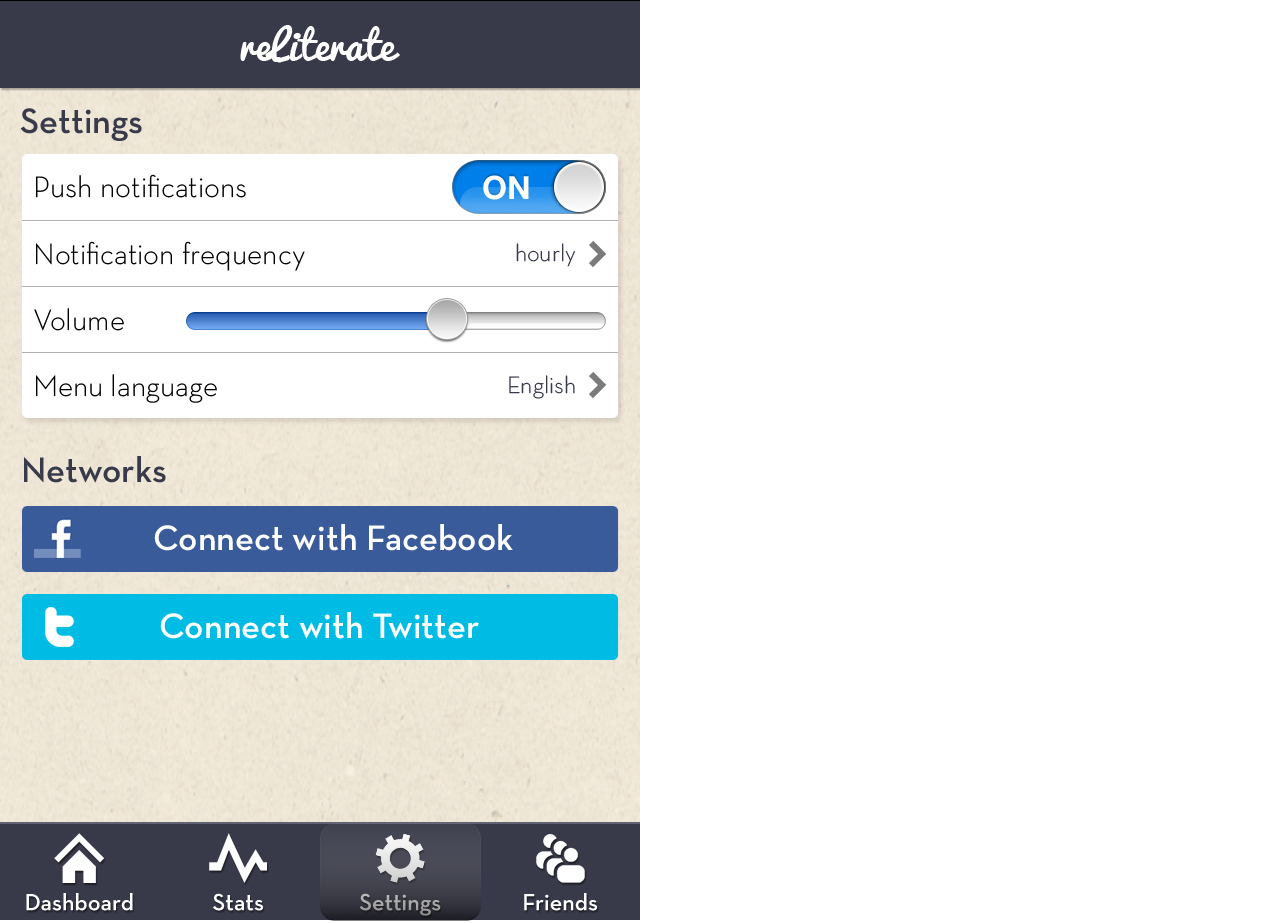
<file: Settings.html>
﻿<html>
<head>
    <title>Settings</title>
    <meta http-equiv="content-type" content="text/html; charset=utf-8"/>
    <meta http-equiv="imagetoolbar" content="no"/>
    <meta name="viewport" content="width=device-width, height=device-height, initial-scale=0.5, maximum-scale=0.5, user-scalable=no"/>
    <meta name="apple-mobile-web-app-capable" content="yes"/>
    <meta name="apple-mobile-web-app-status-bar-style" content="black"/>
    <link href="resources/css/jquery-ui-themes.css" type="text/css" rel="stylesheet">
    <link href="resources/css/axure_rp_page.css" type="text/css" rel="stylesheet">
    <link href="Settings_files/axurerp_pagespecificstyles.css" type="text/css" rel="stylesheet">
<!--[if IE 6]>
    <link href="Settings_files/axurerp_pagespecificstyles_ie6.css" type="text/css" rel="stylesheet">
<![endif]-->
    <script src="data/sitemap.js"></script>
    <script src="resources/scripts/jquery-1.7.1.min.js"></script>
    <script src="resources/scripts/axutils.js"></script>
    <script src="resources/scripts/jquery-ui-1.8.10.custom.min.js"></script>
    <script src="resources/scripts/axurerp_beforepagescript.js"></script>
    <script src="resources/scripts/messagecenter.js"></script>
<script src='Settings_files/data.js'></script>
</head>
<body>
<div id="main_container">

<div id="u0" class="u0_container"   >
<div id="u0_img" class="u0_normal detectCanvas"></div>
<div id="u1" class="u1" style="visibility:hidden;"  >
<div id="u1_rtf"></div>
</div>
</div>
<DIV id="u2" style="border-style:dotted; border-color:red; visibility:hidden; position:absolute; left:0px; top:0px; width:10px; height:10px;;" ></div>
<div id="u3" data-label="tab-dashboard" ></div>
<div id="u4" data-label="tab-stats" ></div>
<div id="u5" data-label="tab-friends" ></div>
<div id="u6" class="u6_container"   >
<div id="u6_img" class="u6_normal detectCanvas"></div>
<div id="u7" class="u7" style="visibility:hidden;"  >
<div id="u7_rtf"></div>
</div>
</div>
<div id="u8"  ></div>
<DIV id="u9" style="visibility:hidden;" data-label="Alert">
<DIV id="pd0u9" style="" data-label="not available">
<div id="u10" class="u10_container"   >
<div id="u10_img" class="u10_normal detectCanvas"></div>
<div id="u11" class="u11" style="visibility:hidden;"  >
<div id="u11_rtf"></div>
</div>
</div>
<div id="u12" class="u12_container"   >
<div id="u12_img" class="u12_normal detectCanvas"></div>
<div id="u13" class="u13"  >
<div id="u13_rtf"><p style="text-align:center;"><span style="font-family:Arial;font-size:36px;font-weight:bold;font-style:normal;text-decoration:none;color:#FEFFFE;">OK</span></p></div>
</div>
</div>
<div id="u14" class="u14"  >
<div id="u14_rtf"><p style="text-align:center;"><span style="font-family:Arial;font-size:36px;font-weight:bold;font-style:normal;text-decoration:none;color:#FEFFFE;">Note</span><span style="font-family:Arial;font-size:15px;font-weight:bold;font-style:normal;text-decoration:none;color:#FEFFFE;"></span></p><p style="text-align:center;"><span style="font-family:Arial;font-size:28px;font-weight:normal;font-style:normal;text-decoration:none;color:#FEFFFE;">Not available at this time.</span></p></div>
</div>
</DIV>
</DIV>
</div>
<div class="preload"><img src="Settings_files/u0_normal.png" width="1" height="1"/><img src="Settings_files/u6_normal.png" width="1" height="1"/><img src="Settings_files/u10_normal.png" width="1" height="1"/><img src="Settings_files/u12_normal.png" width="1" height="1"/></div>
</body>
<script src="resources/scripts/axurerp_pagescript.js"></script>
<script src="Settings_files/axurerp_pagespecificscript.js" charset="utf-8"></script>
</file>
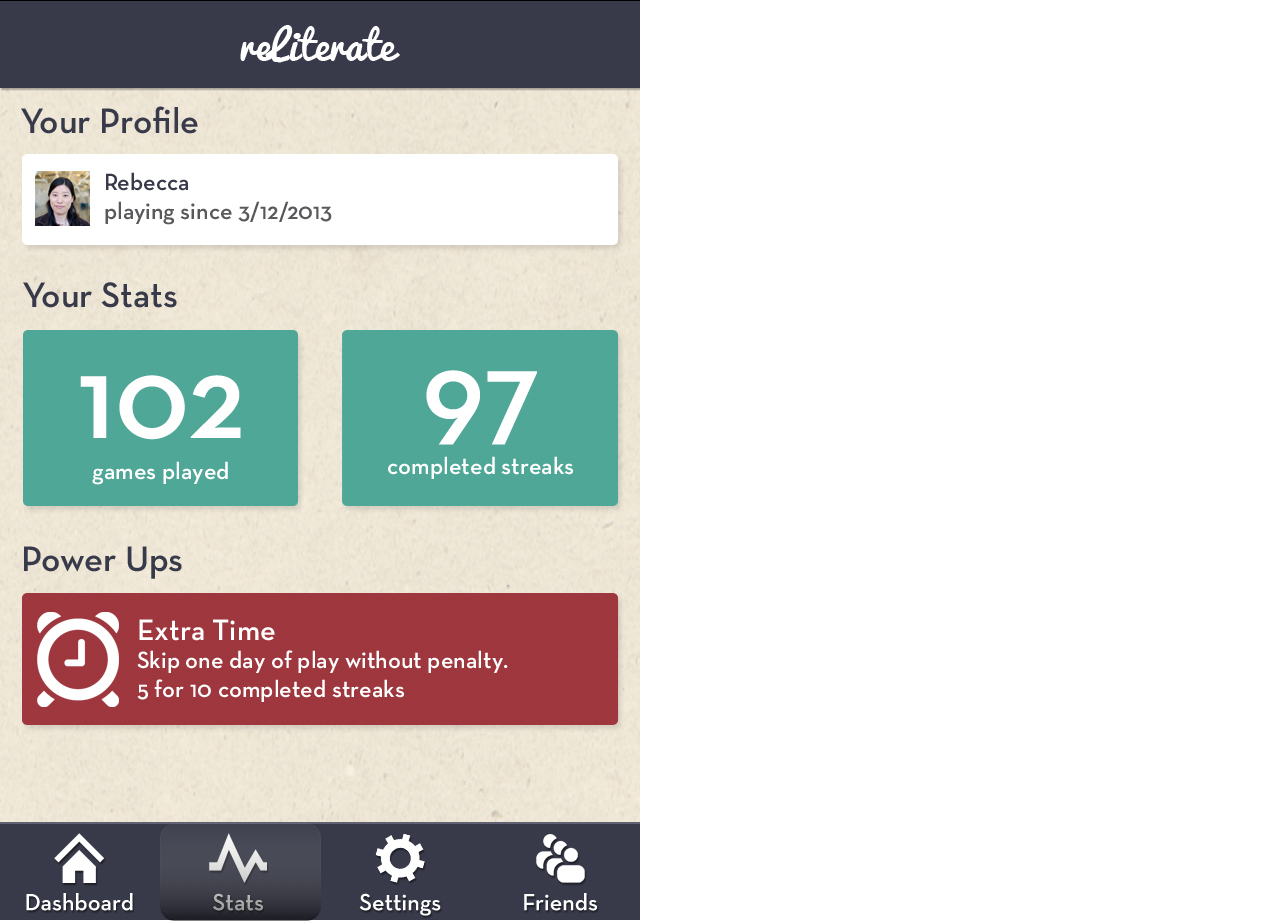
<file: Stats.html>
﻿<html>
<head>
    <title>Stats</title>
    <meta http-equiv="content-type" content="text/html; charset=utf-8"/>
    <meta http-equiv="imagetoolbar" content="no"/>
    <meta name="viewport" content="width=device-width, height=device-height, initial-scale=0.5, maximum-scale=0.5, user-scalable=no"/>
    <meta name="apple-mobile-web-app-capable" content="yes"/>
    <meta name="apple-mobile-web-app-status-bar-style" content="black"/>
    <link href="resources/css/jquery-ui-themes.css" type="text/css" rel="stylesheet">
    <link href="resources/css/axure_rp_page.css" type="text/css" rel="stylesheet">
    <link href="Stats_files/axurerp_pagespecificstyles.css" type="text/css" rel="stylesheet">
<!--[if IE 6]>
    <link href="Stats_files/axurerp_pagespecificstyles_ie6.css" type="text/css" rel="stylesheet">
<![endif]-->
    <script src="data/sitemap.js"></script>
    <script src="resources/scripts/jquery-1.7.1.min.js"></script>
    <script src="resources/scripts/axutils.js"></script>
    <script src="resources/scripts/jquery-ui-1.8.10.custom.min.js"></script>
    <script src="resources/scripts/axurerp_beforepagescript.js"></script>
    <script src="resources/scripts/messagecenter.js"></script>
<script src='Stats_files/data.js'></script>
</head>
<body>
<div id="main_container">

<div id="u0" class="u0_container"   >
<div id="u0_img" class="u0_normal detectCanvas"></div>
<div id="u1" class="u1" style="visibility:hidden;"  >
<div id="u1_rtf"></div>
</div>
</div>
<div id="u2" data-label="tab-dashboard" ></div>
<div id="u3" data-label="tab-settings" ></div>
<div id="u4" data-label="tab-friends" ></div>
<div id="u5" class="u5_container"   >
<div id="u5_img" class="u5_normal detectCanvas"></div>
<div id="u6" class="u6" style="visibility:hidden;"  >
<div id="u6_rtf"></div>
</div>
</div>
</div>
<div class="preload"><img src="Stats_files/u0_normal.png" width="1" height="1"/><img src="Stats_files/u5_normal.png" width="1" height="1"/></div>
</body>
<script src="resources/scripts/axurerp_pagescript.js"></script>
<script src="Stats_files/axurerp_pagespecificscript.js" charset="utf-8"></script>
</file>
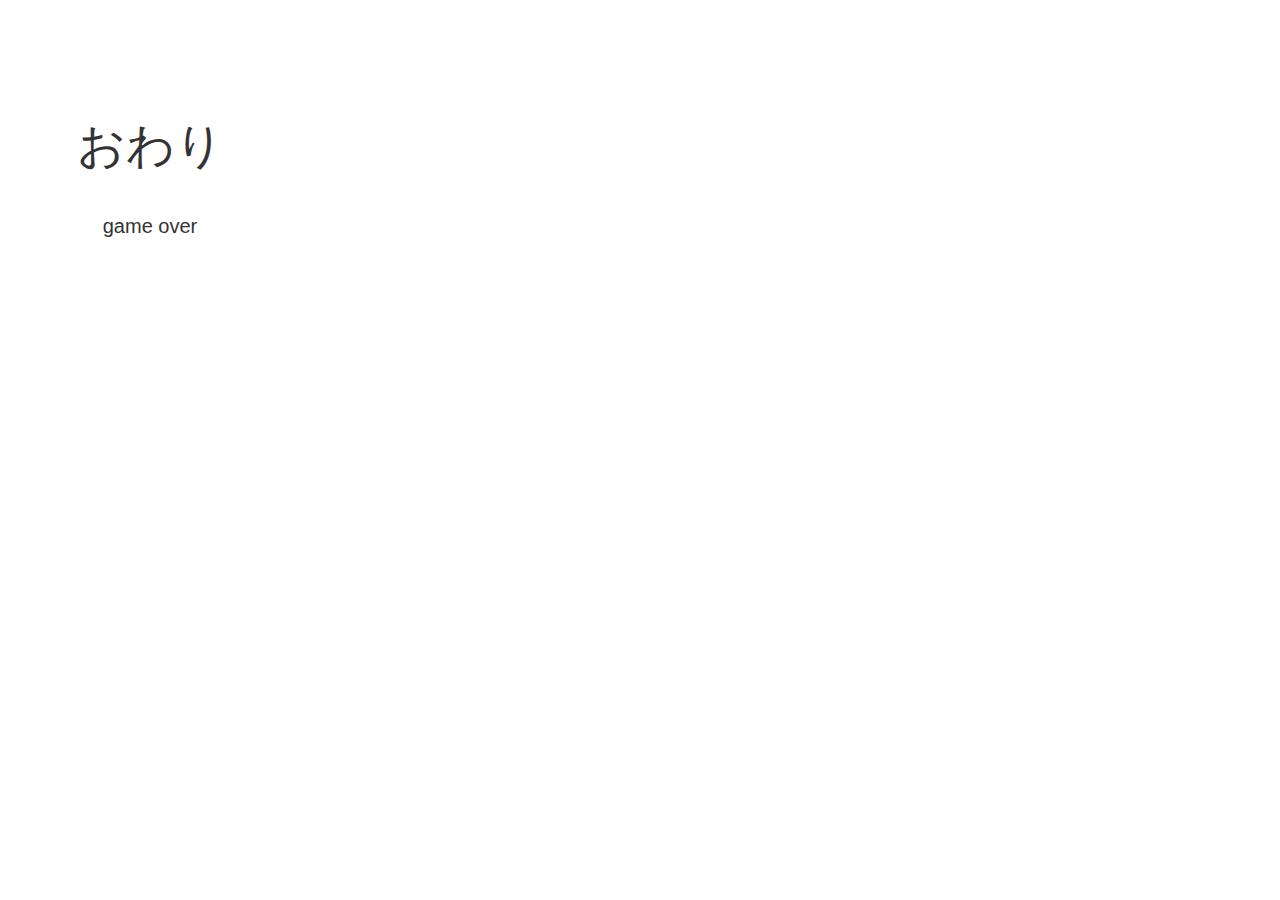
<file: おわり.html>
﻿<html>
<head>
    <title>おわり</title>
    <meta http-equiv="content-type" content="text/html; charset=utf-8"/>
    <meta http-equiv="imagetoolbar" content="no"/>
    <meta name="viewport" content="width=device-width, height=device-height, initial-scale=0.5, maximum-scale=0.5, user-scalable=no"/>
    <meta name="apple-mobile-web-app-capable" content="yes"/>
    <meta name="apple-mobile-web-app-status-bar-style" content="black"/>
    <link href="resources/css/jquery-ui-themes.css" type="text/css" rel="stylesheet">
    <link href="resources/css/axure_rp_page.css" type="text/css" rel="stylesheet">
    <link href="おわり_files/axurerp_pagespecificstyles.css" type="text/css" rel="stylesheet">
<!--[if IE 6]>
    <![endif]-->
    <script src="data/sitemap.js"></script>
    <script src="resources/scripts/jquery-1.7.1.min.js"></script>
    <script src="resources/scripts/axutils.js"></script>
    <script src="resources/scripts/jquery-ui-1.8.10.custom.min.js"></script>
    <script src="resources/scripts/axurerp_beforepagescript.js"></script>
    <script src="resources/scripts/messagecenter.js"></script>
<script src='おわり_files/data.js'></script>
</head>
<body>
<div id="main_container">

<DIV id="u0" style="border-style:dotted; border-color:red; visibility:hidden; position:absolute; left:0px; top:0px; width:10px; height:10px;;" ></div>
<div id="u1" class="u1"  >
<div id="u1_rtf"><p style="text-align:center;"><span style="font-family:Hiragino Kaku Gothic ProN;font-size:48px;font-weight:normal;font-style:normal;text-decoration:none;color:#333333;">おわり</span></p></div>
</div>
<div id="u2" class="u2"  >
<div id="u2_rtf"><p style="text-align:center;"><span style="font-family:Arial;font-size:20px;font-weight:normal;font-style:normal;text-decoration:none;color:#333333;">game over</span></p></div>
</div>
</div>
<div class="preload"></div>
</body>
<script src="resources/scripts/axurerp_pagescript.js"></script>
<script src="おわり_files/axurerp_pagespecificscript.js" charset="utf-8"></script>
</file>
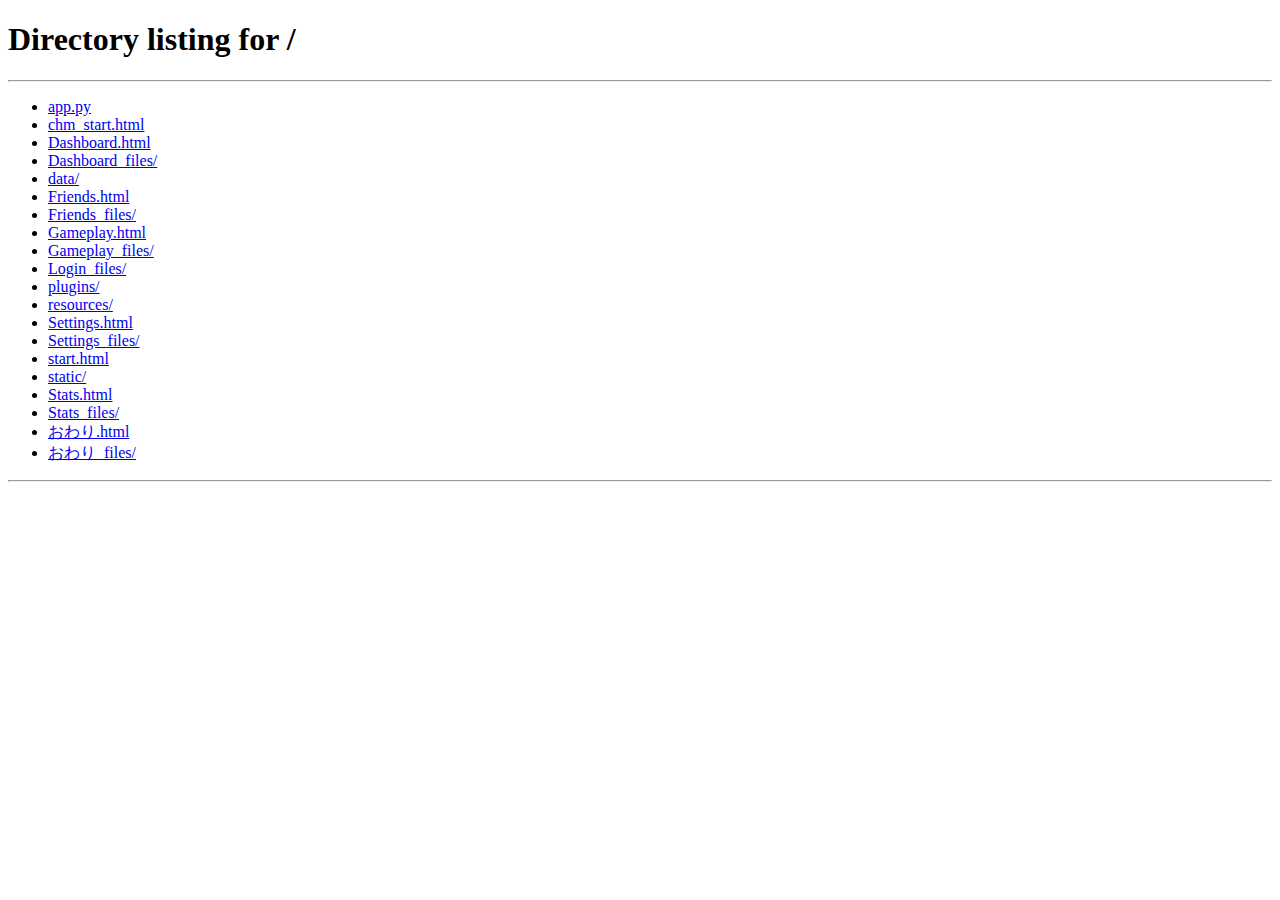
<file: resources/reload.html>
﻿<html>
	<head>
		<title></title>
	</head>
	<body>
	
	<script language="javascript">
	function getUrl() {
      var query = window.location.hash.substring(1);
      var vars = query.split("&&&");
      for (var i=0;i<vars.length;i++) {
        var url = vars[i];
        return decodeURI(url).replace("html%23","html#");
      } 
    }

    var rel = '../';
    var url = getUrl();
    if (url.indexOf(":") > 0 && url.indexOf(":") < 10) rel = '';
	self.location.href = rel + url;
	</script>
	
	</body>
</html>
</file>
<file: static/resources/css/axure_rp_page.css>
﻿p 
{
	margin: 0px;
}

iframe
{
	background: #FFFFFF;
}

div.intcases 
{
	font-family: arial; 
	font-size: 12px;
    text-align:left; 
	border:1px solid #AAA; 
	background:#FFF none repeat scroll 0% 0%; 
	z-index:9999; 
	visibility:hidden; 
	position:absolute;
    padding: 0px;
    border-radius: 3px;
}

div.intcaselink
{
	cursor: pointer;
    padding: 3px 8px 3px 8px;
    margin: 5px;
	background:#EEE none repeat scroll 0% 0%; 
	border:1px solid #AAA;
    border-radius: 3px;
}

div.annnoteimage
{
	position: absolute;
	font-size: 0px;
	width: 16px;
	height: 12px;
	cursor: help;
	background-image: url(images/note.gif);
	background-repeat: no-repeat;
}

div.annnotelabel
{
	position: absolute;
	font-family: Arial;
	font-size: 10px;
	border: 1px solid #666666;
	cursor: help;
	background:#DDDD00 none repeat scroll 0% 0%; 
	padding-left:3px; 
	padding-right:3px;
	white-space: nowrap;
}
 
.annotationName 
{
	font-size: .7em;
	font-weight: bold;
	margin-bottom: .2em;
	white-space: nowrap;
}

.annotation 
{
	font-size: .7em;
	padding-left: .2em;
	margin-bottom: 1em;
}

/* this is a fix for the issue where dialogs jump around and takes the text-align from the body */
.dialogFix 
{
    position:absolute;
    text-align:left;
}
</file>
<file: static/Login_files/axurerp_pagespecificstyles.css>
﻿body {
    margin: 0px;
}

div {
    background-repeat: no-repeat;
}

.raw_image {
    width: 100%;
    height: 100%;
}

.preload {
    display: none;
}
#main_container {
}

.form_sketch {
    border-color: transparent;
    background-color: transparent;
}

.u0_normal {
    background-image: url('../Login_files/u0_normal.png');
}

.u0_container {
    position:absolute;
    left:0px;
    top:-40px;
    width:640px;
    height:960px;
}

#u0_img {
    position:absolute;
    left:0px;
    top:0px;
    width:640px;
    height:960px;
}

.u1 {
    position:absolute;
    left:2px;
    top:472px;
    width:636px;
    height:16px;
    ;
    ;
    ;
    font-family:Arial;
    text-align:left;
    word-wrap:break-word;
}

.u3 {
    position:absolute;
    left:34px;
    top:604px;
    width:572px;
    height:49px;
    ;
    ;
    text-align: left;;
    font-family:'Helvetica Neue';
    font-size: 28px;
    color:#CCCCCC;
    font-style:normal;
    font-weight:normal;
    text-decoration:none;
    border-color:transparent;
    outline-style:none;
}

.u4 {
    position:absolute;
    left:34px;
    top:669px;
    width:572px;
    height:49px;
    ;
    ;
    text-align: left;;
    font-family:'Helvetica Neue';
    font-size: 28px;
    color:#CCCCCC;
    font-style:normal;
    font-weight:normal;
    text-decoration:none;
    border-color:transparent;
    outline-style:none;
}

#u5 {
    position:absolute;
    left:21px;
    top:462px;
    width:597px;
    height:66px;
    ;
    ;
    ;
    background-image: url('../resources/images/transparent.gif');
    overflow:hidden;
}

#u6 {
    position:absolute;
    left:21px;
    top:771px;
    width:597px;
    height:66px;
    ;
    ;
    ;
    background-image: url('../resources/images/transparent.gif');
    overflow:hidden;
}

#u7 {
    position:absolute;
    left:480px;
    top:728px;
    width:139px;
    height:30px;
    ;
    ;
    ;
    background-image: url('../resources/images/transparent.gif');
    overflow:hidden;
}

#u8 {
    position:absolute;
    left:48px;
    top:295px;
    width:545px;
    height:312px;
    overflow:hidden;
}

#pd0u8 {
    position:absolute;
    left:0px;
    top:0px;
    width:545px;
    height:312px;
    
}

.u9_normal {
    background-image: url('../Login_files/u9_normal.png');
}

.u9_container {
    position:absolute;
    left:0px;
    top:0px;
    width:544px;
    height:310px;
}

#u9_img {
    position:absolute;
    left:-3px;
    top:-3px;
    width:550px;
    height:316px;
}

.u10 {
    position:absolute;
    left:2px;
    top:147px;
    width:540px;
    height:16px;
    ;
    ;
    ;
    font-family:Arial;
    text-align:left;
    word-wrap:break-word;
}

.u11_normal {
    background-image: url('../Login_files/u11_normal.png');
}

.u11_container {
    position:absolute;
    left:24px;
    top:186px;
    width:495px;
    height:96px;
}

#u11_img {
    position:absolute;
    left:-3px;
    top:-3px;
    width:501px;
    height:102px;
}

.u12 {
    position:absolute;
    left:2px;
    top:27px;
    width:491px;
    height:42px;
    ;
    ;
    ;
    font-family:Arial;
    text-align:left;
    word-wrap:break-word;
}

.u13 {
    position:absolute;
    left:28px;
    top:28px;
    width:487px;
    height:106px;
    ;
    ;
    ;
    font-family:Arial;
    text-align:left;
    word-wrap:break-word;
}

#u14 {
    position:absolute;
    left:151px;
    top:868px;
    width:343px;
    height:52px;
    ;
    ;
    ;
    background-image: url('../resources/images/transparent.gif');
    overflow:hidden;
}
</file>
<file: static/Login_files/axurerp_pagespecificstyles_ie6.css>
﻿* html .u0_normal {
    background-image: none;
    filter: progid:DXImageTransform.Microsoft.AlphaImageLoader(src="Login_files/u0_normal.png");
}

* html .u9_normal {
    background-image: none;
    filter: progid:DXImageTransform.Microsoft.AlphaImageLoader(src="Login_files/u9_normal.png");
}

* html .u11_normal {
    background-image: none;
    filter: progid:DXImageTransform.Microsoft.AlphaImageLoader(src="Login_files/u11_normal.png");
}
</file>
<file: resources/css/axure_rp_page.css>
﻿p 
{
	margin: 0px;
}

iframe
{
	background: #FFFFFF;
}

div.intcases 
{
	font-family: arial; 
	font-size: 12px;
    text-align:left; 
	border:1px solid #AAA; 
	background:#FFF none repeat scroll 0% 0%; 
	z-index:9999; 
	visibility:hidden; 
	position:absolute;
    padding: 0px;
    border-radius: 3px;
}

div.intcaselink
{
	cursor: pointer;
    padding: 3px 8px 3px 8px;
    margin: 5px;
	background:#EEE none repeat scroll 0% 0%; 
	border:1px solid #AAA;
    border-radius: 3px;
}

div.annnoteimage
{
	position: absolute;
	font-size: 0px;
	width: 16px;
	height: 12px;
	cursor: help;
	background-image: url(images/note.gif);
	background-repeat: no-repeat;
}

div.annnotelabel
{
	position: absolute;
	font-family: Arial;
	font-size: 10px;
	border: 1px solid #666666;
	cursor: help;
	background:#DDDD00 none repeat scroll 0% 0%; 
	padding-left:3px; 
	padding-right:3px;
	white-space: nowrap;
}
 
.annotationName 
{
	font-size: .7em;
	font-weight: bold;
	margin-bottom: .2em;
	white-space: nowrap;
}

.annotation 
{
	font-size: .7em;
	padding-left: .2em;
	margin-bottom: 1em;
}

/* this is a fix for the issue where dialogs jump around and takes the text-align from the body */
.dialogFix 
{
    position:absolute;
    text-align:left;
}
</file>
<file: Dashboard_files/axurerp_pagespecificstyles.css>
﻿body {
    margin: 0px;
}

div {
    background-repeat: no-repeat;
}

.raw_image {
    width: 100%;
    height: 100%;
}

.preload {
    display: none;
}
#main_container {
}

.form_sketch {
    border-color: transparent;
    background-color: transparent;
}

.u0_normal {
    background-image: url('../Dashboard_files/u0_normal.png');
}

.u0_container {
    position:absolute;
    left:0px;
    top:-40px;
    width:640px;
    height:960px;
}

#u0_img {
    position:absolute;
    left:0px;
    top:0px;
    width:640px;
    height:960px;
}

.u1 {
    position:absolute;
    left:2px;
    top:472px;
    width:636px;
    height:16px;
    ;
    ;
    ;
    font-family:Arial;
    text-align:left;
    word-wrap:break-word;
}

#u2 {
    position:absolute;
    left:160px;
    top:823px;
    width:160px;
    height:97px;
    ;
    ;
    ;
    background-image: url('../resources/images/transparent.gif');
    overflow:hidden;
}

#u3 {
    position:absolute;
    left:320px;
    top:823px;
    width:160px;
    height:97px;
    ;
    ;
    ;
    background-image: url('../resources/images/transparent.gif');
    overflow:hidden;
}

#u4 {
    position:absolute;
    left:480px;
    top:823px;
    width:160px;
    height:97px;
    ;
    ;
    ;
    background-image: url('../resources/images/transparent.gif');
    overflow:hidden;
}

.u5_normal {
    background-image: url('../Dashboard_files/u5_normal.png');
}

.u5_container {
    position:absolute;
    left:0px;
    top:823px;
    width:160px;
    height:97px;
}

#u5_img {
    position:absolute;
    left:-3px;
    top:-3px;
    width:166px;
    height:103px;
}

.u6 {
    position:absolute;
    left:2px;
    top:40px;
    width:156px;
    height:16px;
    ;
    ;
    ;
    font-family:Arial;
    text-align:left;
    word-wrap:break-word;
}

#u7 {
    position:absolute;
    left:22px;
    top:266px;
    width:597px;
    height:109px;
    ;
    ;
    ;
    background-image: url('../resources/images/transparent.gif');
    overflow:hidden;
}

.u8 {
    position:absolute;
    left:40px;
    top:300px;
    width:150px;
    height:16px;
    ;
    ;
    ;
    font-family:Arial;
    text-align:left;
    word-wrap:break-word;
}

#u9 {
    position:absolute;
    left:22px;
    top:110px;
    width:597px;
    height:66px;
    ;
    ;
    ;
    background-image: url('../resources/images/transparent.gif');
    overflow:hidden;
}

#u10 {
    position:absolute;
    left:22px;
    top:396px;
    width:597px;
    height:111px;
    ;
    ;
    ;
    background-image: url('../resources/images/transparent.gif');
    overflow:hidden;
}

#u11 {
    position:absolute;
    left:22px;
    top:594px;
    width:597px;
    height:108px;
    ;
    ;
    ;
    background-image: url('../resources/images/transparent.gif');
    overflow:hidden;
}

#u12 {
    position:absolute;
    left:22px;
    top:726px;
    width:597px;
    height:97px;
    ;
    ;
    ;
    background-image: url('../resources/images/transparent.gif');
    overflow:hidden;
}

#u13 {
    position:absolute;
    left:48px;
    top:295px;
    width:545px;
    height:312px;
    overflow:hidden;
}

#pd0u13 {
    position:absolute;
    left:0px;
    top:0px;
    width:545px;
    height:312px;
    
}

.u14_normal {
    background-image: url('../Dashboard_files/u14_normal.png');
}

.u14_container {
    position:absolute;
    left:0px;
    top:0px;
    width:544px;
    height:310px;
}

#u14_img {
    position:absolute;
    left:-3px;
    top:-3px;
    width:550px;
    height:316px;
}

.u15 {
    position:absolute;
    left:2px;
    top:147px;
    width:540px;
    height:16px;
    ;
    ;
    ;
    font-family:Arial;
    text-align:left;
    word-wrap:break-word;
}

.u16_normal {
    background-image: url('../Dashboard_files/u16_normal.png');
}

.u16_container {
    position:absolute;
    left:24px;
    top:186px;
    width:495px;
    height:96px;
}

#u16_img {
    position:absolute;
    left:-3px;
    top:-3px;
    width:501px;
    height:102px;
}

.u17 {
    position:absolute;
    left:2px;
    top:27px;
    width:491px;
    height:42px;
    ;
    ;
    ;
    font-family:Arial;
    text-align:left;
    word-wrap:break-word;
}

.u18 {
    position:absolute;
    left:28px;
    top:28px;
    width:487px;
    height:74px;
    ;
    ;
    ;
    font-family:Arial;
    text-align:left;
    word-wrap:break-word;
}
</file>
<file: Dashboard_files/axurerp_pagespecificstyles_ie6.css>
﻿* html .u0_normal {
    background-image: none;
    filter: progid:DXImageTransform.Microsoft.AlphaImageLoader(src="Dashboard_files/u0_normal.png");
}

* html .u5_normal {
    background-image: none;
    filter: progid:DXImageTransform.Microsoft.AlphaImageLoader(src="Dashboard_files/u5_normal.png");
}

* html .u14_normal {
    background-image: none;
    filter: progid:DXImageTransform.Microsoft.AlphaImageLoader(src="Dashboard_files/u14_normal.png");
}

* html .u16_normal {
    background-image: none;
    filter: progid:DXImageTransform.Microsoft.AlphaImageLoader(src="Dashboard_files/u16_normal.png");
}
</file>
<file: Friends_files/axurerp_pagespecificstyles.css>
﻿body {
    margin: 0px;
}

div {
    background-repeat: no-repeat;
}

.raw_image {
    width: 100%;
    height: 100%;
}

.preload {
    display: none;
}
#main_container {
}

.form_sketch {
    border-color: transparent;
    background-color: transparent;
}

.u0_normal {
    background-image: url('../Friends_files/u0_normal.png');
}

.u0_container {
    position:absolute;
    left:0px;
    top:-40px;
    width:640px;
    height:960px;
}

#u0_img {
    position:absolute;
    left:0px;
    top:0px;
    width:640px;
    height:960px;
}

.u1 {
    position:absolute;
    left:2px;
    top:472px;
    width:636px;
    height:16px;
    ;
    ;
    ;
    font-family:Arial;
    text-align:left;
    word-wrap:break-word;
}

#u2 {
    position:absolute;
    left:0px;
    top:823px;
    width:160px;
    height:97px;
    ;
    ;
    ;
    background-image: url('../resources/images/transparent.gif');
    overflow:hidden;
}

#u3 {
    position:absolute;
    left:160px;
    top:823px;
    width:160px;
    height:97px;
    ;
    ;
    ;
    background-image: url('../resources/images/transparent.gif');
    overflow:hidden;
}

#u4 {
    position:absolute;
    left:320px;
    top:823px;
    width:160px;
    height:97px;
    ;
    ;
    ;
    background-image: url('../resources/images/transparent.gif');
    overflow:hidden;
}

.u5_normal {
    background-image: url('../Friends_files/u5_normal.png');
}

.u5_container {
    position:absolute;
    left:480px;
    top:823px;
    width:160px;
    height:97px;
}

#u5_img {
    position:absolute;
    left:-3px;
    top:-3px;
    width:166px;
    height:103px;
}

.u6 {
    position:absolute;
    left:2px;
    top:40px;
    width:156px;
    height:16px;
    ;
    ;
    ;
    font-family:Arial;
    text-align:left;
    word-wrap:break-word;
}

#u7 {
    position:absolute;
    left:474px;
    top:160px;
    width:137px;
    height:653px;
    ;
    ;
    ;
    background-image: url('../resources/images/transparent.gif');
    overflow:hidden;
}

#u8 {
    position:absolute;
    left:48px;
    top:295px;
    width:545px;
    height:312px;
    overflow:hidden;
}

#pd0u8 {
    position:absolute;
    left:0px;
    top:0px;
    width:545px;
    height:312px;
    
}

.u9_normal {
    background-image: url('../Friends_files/u9_normal.png');
}

.u9_container {
    position:absolute;
    left:0px;
    top:0px;
    width:544px;
    height:310px;
}

#u9_img {
    position:absolute;
    left:-3px;
    top:-3px;
    width:550px;
    height:316px;
}

.u10 {
    position:absolute;
    left:2px;
    top:147px;
    width:540px;
    height:16px;
    ;
    ;
    ;
    font-family:Arial;
    text-align:left;
    word-wrap:break-word;
}

.u11_normal {
    background-image: url('../Friends_files/u11_normal.png');
}

.u11_container {
    position:absolute;
    left:24px;
    top:186px;
    width:495px;
    height:96px;
}

#u11_img {
    position:absolute;
    left:-3px;
    top:-3px;
    width:501px;
    height:102px;
}

.u12 {
    position:absolute;
    left:2px;
    top:27px;
    width:491px;
    height:42px;
    ;
    ;
    ;
    font-family:Arial;
    text-align:left;
    word-wrap:break-word;
}

.u13 {
    position:absolute;
    left:28px;
    top:28px;
    width:487px;
    height:74px;
    ;
    ;
    ;
    font-family:Arial;
    text-align:left;
    word-wrap:break-word;
}
</file>
<file: Friends_files/axurerp_pagespecificstyles_ie6.css>
﻿* html .u0_normal {
    background-image: none;
    filter: progid:DXImageTransform.Microsoft.AlphaImageLoader(src="Friends_files/u0_normal.png");
}

* html .u5_normal {
    background-image: none;
    filter: progid:DXImageTransform.Microsoft.AlphaImageLoader(src="Friends_files/u5_normal.png");
}

* html .u9_normal {
    background-image: none;
    filter: progid:DXImageTransform.Microsoft.AlphaImageLoader(src="Friends_files/u9_normal.png");
}

* html .u11_normal {
    background-image: none;
    filter: progid:DXImageTransform.Microsoft.AlphaImageLoader(src="Friends_files/u11_normal.png");
}
</file>
<file: Gameplay_files/axurerp_pagespecificstyles.css>
﻿body {
    margin: 0px;
}

div {
    background-repeat: no-repeat;
}

.raw_image {
    width: 100%;
    height: 100%;
}

.preload {
    display: none;
}
#main_container {
}

.form_sketch {
    border-color: transparent;
    background-color: transparent;
}

.u0_normal {
    background-image: url('../Gameplay_files/u0_normal.png');
}

.u0_container {
    position:absolute;
    left:0px;
    top:-40px;
    width:640px;
    height:960px;
}

#u0_img {
    position:absolute;
    left:0px;
    top:0px;
    width:640px;
    height:960px;
}

.u1 {
    position:absolute;
    left:2px;
    top:472px;
    width:636px;
    height:16px;
    ;
    ;
    ;
    font-family:Arial;
    text-align:left;
    word-wrap:break-word;
}

.u3 {
    position:absolute;
    left:34px;
    top:668px;
    width:575px;
    height:48px;
    ;
    ;
    text-align: left;;
    font-family:'Arial';
    font-size: 20px;
    color:#CCCCCC;
    font-style:normal;
    font-weight:normal;
    text-decoration:none;
    border-color:transparent;
    outline-style:none;
}

.u4 {
    position:absolute;
    left:34px;
    top:223px;
    width:60px;
    height:21px;
    ;
    ;
    ;
    font-family:Arial;
    text-align:left;
    word-wrap:break-word;
}

.u5 {
    position:absolute;
    left:539px;
    top:119px;
    width:101px;
    height:16px;
    ;
    ;
    ;
    font-family:Arial;
    text-align:left;
    word-wrap:break-word;
}

.u6 {
    position:absolute;
    left:539px;
    top:109px;
    width:101px;
    height:10px;
    ;
    ;
    ;
    font-family:Arial;
    text-align:left;
    word-wrap:break-word;
}

#u7 {
    position:absolute;
    left:246px;
    top:401px;
    width:148px;
    height:148px;
    overflow:hidden;
}

#pd45u7 {
    position:absolute;
    left:0px;
    top:0px;
    width:148px;
    height:148px;
    
}

#pd44u7 {
    position:absolute;
    left:0px;
    top:0px;
    width:148px;
    height:148px;
    
}

.u8 {
    position:absolute;
    left:23px;
    top:29px;
    width:100px;
    height:72px;
    ;
    ;
    ;
    font-family:Arial;
    text-align:left;
    word-wrap:break-word;
}

.u9 {
    position:absolute;
    left:41px;
    top:87px;
    width:65px;
    height:30px;
    ;
    ;
    ;
    font-family:Arial;
    text-align:left;
    word-wrap:break-word;
}

#pd43u7 {
    position:absolute;
    left:0px;
    top:0px;
    width:148px;
    height:148px;
    
}

.u10 {
    position:absolute;
    left:23px;
    top:29px;
    width:100px;
    height:72px;
    ;
    ;
    ;
    font-family:Arial;
    text-align:left;
    word-wrap:break-word;
}

.u11 {
    position:absolute;
    left:41px;
    top:87px;
    width:65px;
    height:30px;
    ;
    ;
    ;
    font-family:Arial;
    text-align:left;
    word-wrap:break-word;
}

#pd42u7 {
    position:absolute;
    left:0px;
    top:0px;
    width:148px;
    height:148px;
    
}

.u12 {
    position:absolute;
    left:23px;
    top:29px;
    width:100px;
    height:72px;
    ;
    ;
    ;
    font-family:Arial;
    text-align:left;
    word-wrap:break-word;
}

.u13 {
    position:absolute;
    left:41px;
    top:87px;
    width:65px;
    height:30px;
    ;
    ;
    ;
    font-family:Arial;
    text-align:left;
    word-wrap:break-word;
}

#pd41u7 {
    position:absolute;
    left:0px;
    top:0px;
    width:148px;
    height:148px;
    
}

.u14 {
    position:absolute;
    left:23px;
    top:29px;
    width:100px;
    height:72px;
    ;
    ;
    ;
    font-family:Arial;
    text-align:left;
    word-wrap:break-word;
}

.u15 {
    position:absolute;
    left:41px;
    top:87px;
    width:65px;
    height:30px;
    ;
    ;
    ;
    font-family:Arial;
    text-align:left;
    word-wrap:break-word;
}

#pd40u7 {
    position:absolute;
    left:0px;
    top:0px;
    width:148px;
    height:148px;
    
}

.u16 {
    position:absolute;
    left:23px;
    top:29px;
    width:100px;
    height:72px;
    ;
    ;
    ;
    font-family:Arial;
    text-align:left;
    word-wrap:break-word;
}

.u17 {
    position:absolute;
    left:41px;
    top:87px;
    width:65px;
    height:30px;
    ;
    ;
    ;
    font-family:Arial;
    text-align:left;
    word-wrap:break-word;
}

#pd39u7 {
    position:absolute;
    left:0px;
    top:0px;
    width:148px;
    height:148px;
    
}

.u18 {
    position:absolute;
    left:23px;
    top:29px;
    width:100px;
    height:72px;
    ;
    ;
    ;
    font-family:Arial;
    text-align:left;
    word-wrap:break-word;
}

.u19 {
    position:absolute;
    left:41px;
    top:87px;
    width:65px;
    height:30px;
    ;
    ;
    ;
    font-family:Arial;
    text-align:left;
    word-wrap:break-word;
}

#pd38u7 {
    position:absolute;
    left:0px;
    top:0px;
    width:148px;
    height:148px;
    
}

.u20 {
    position:absolute;
    left:23px;
    top:29px;
    width:100px;
    height:72px;
    ;
    ;
    ;
    font-family:Arial;
    text-align:left;
    word-wrap:break-word;
}

.u21 {
    position:absolute;
    left:41px;
    top:87px;
    width:65px;
    height:30px;
    ;
    ;
    ;
    font-family:Arial;
    text-align:left;
    word-wrap:break-word;
}

#pd37u7 {
    position:absolute;
    left:0px;
    top:0px;
    width:148px;
    height:148px;
    
}

.u22 {
    position:absolute;
    left:23px;
    top:29px;
    width:100px;
    height:72px;
    ;
    ;
    ;
    font-family:Arial;
    text-align:left;
    word-wrap:break-word;
}

.u23 {
    position:absolute;
    left:41px;
    top:87px;
    width:65px;
    height:30px;
    ;
    ;
    ;
    font-family:Arial;
    text-align:left;
    word-wrap:break-word;
}

#pd36u7 {
    position:absolute;
    left:0px;
    top:0px;
    width:148px;
    height:148px;
    
}

.u24 {
    position:absolute;
    left:3px;
    top:29px;
    width:145px;
    height:72px;
    ;
    ;
    ;
    font-family:Arial;
    text-align:left;
    word-wrap:break-word;
}

.u25 {
    position:absolute;
    left:41px;
    top:87px;
    width:65px;
    height:30px;
    ;
    ;
    ;
    font-family:Arial;
    text-align:left;
    word-wrap:break-word;
}

#pd35u7 {
    position:absolute;
    left:0px;
    top:0px;
    width:148px;
    height:148px;
    
}

.u26 {
    position:absolute;
    left:23px;
    top:29px;
    width:100px;
    height:72px;
    ;
    ;
    ;
    font-family:Arial;
    text-align:left;
    word-wrap:break-word;
}

.u27 {
    position:absolute;
    left:41px;
    top:87px;
    width:65px;
    height:30px;
    ;
    ;
    ;
    font-family:Arial;
    text-align:left;
    word-wrap:break-word;
}

#pd34u7 {
    position:absolute;
    left:0px;
    top:0px;
    width:148px;
    height:148px;
    
}

.u28 {
    position:absolute;
    left:23px;
    top:29px;
    width:100px;
    height:72px;
    ;
    ;
    ;
    font-family:Arial;
    text-align:left;
    word-wrap:break-word;
}

.u29 {
    position:absolute;
    left:41px;
    top:87px;
    width:65px;
    height:30px;
    ;
    ;
    ;
    font-family:Arial;
    text-align:left;
    word-wrap:break-word;
}

#pd33u7 {
    position:absolute;
    left:0px;
    top:0px;
    width:148px;
    height:148px;
    
}

.u30 {
    position:absolute;
    left:23px;
    top:29px;
    width:100px;
    height:72px;
    ;
    ;
    ;
    font-family:Arial;
    text-align:left;
    word-wrap:break-word;
}

.u31 {
    position:absolute;
    left:41px;
    top:87px;
    width:65px;
    height:30px;
    ;
    ;
    ;
    font-family:Arial;
    text-align:left;
    word-wrap:break-word;
}

#pd32u7 {
    position:absolute;
    left:0px;
    top:0px;
    width:148px;
    height:148px;
    
}

.u32 {
    position:absolute;
    left:23px;
    top:29px;
    width:100px;
    height:72px;
    ;
    ;
    ;
    font-family:Arial;
    text-align:left;
    word-wrap:break-word;
}

.u33 {
    position:absolute;
    left:41px;
    top:87px;
    width:65px;
    height:30px;
    ;
    ;
    ;
    font-family:Arial;
    text-align:left;
    word-wrap:break-word;
}

#pd31u7 {
    position:absolute;
    left:0px;
    top:0px;
    width:148px;
    height:148px;
    
}

.u34 {
    position:absolute;
    left:23px;
    top:29px;
    width:100px;
    height:72px;
    ;
    ;
    ;
    font-family:Arial;
    text-align:left;
    word-wrap:break-word;
}

.u35 {
    position:absolute;
    left:41px;
    top:87px;
    width:65px;
    height:30px;
    ;
    ;
    ;
    font-family:Arial;
    text-align:left;
    word-wrap:break-word;
}

#pd30u7 {
    position:absolute;
    left:0px;
    top:0px;
    width:148px;
    height:148px;
    
}

.u36 {
    position:absolute;
    left:23px;
    top:29px;
    width:100px;
    height:72px;
    ;
    ;
    ;
    font-family:Arial;
    text-align:left;
    word-wrap:break-word;
}

.u37 {
    position:absolute;
    left:41px;
    top:87px;
    width:65px;
    height:30px;
    ;
    ;
    ;
    font-family:Arial;
    text-align:left;
    word-wrap:break-word;
}

#pd29u7 {
    position:absolute;
    left:0px;
    top:0px;
    width:148px;
    height:148px;
    
}

.u38 {
    position:absolute;
    left:23px;
    top:29px;
    width:100px;
    height:72px;
    ;
    ;
    ;
    font-family:Arial;
    text-align:left;
    word-wrap:break-word;
}

.u39 {
    position:absolute;
    left:41px;
    top:87px;
    width:65px;
    height:30px;
    ;
    ;
    ;
    font-family:Arial;
    text-align:left;
    word-wrap:break-word;
}

#pd28u7 {
    position:absolute;
    left:0px;
    top:0px;
    width:148px;
    height:148px;
    
}

.u40 {
    position:absolute;
    left:1px;
    top:29px;
    width:145px;
    height:72px;
    ;
    ;
    ;
    font-family:Arial;
    text-align:left;
    word-wrap:break-word;
}

.u41 {
    position:absolute;
    left:41px;
    top:87px;
    width:65px;
    height:30px;
    ;
    ;
    ;
    font-family:Arial;
    text-align:left;
    word-wrap:break-word;
}

#pd27u7 {
    position:absolute;
    left:0px;
    top:0px;
    width:148px;
    height:148px;
    
}

.u42 {
    position:absolute;
    left:23px;
    top:29px;
    width:100px;
    height:72px;
    ;
    ;
    ;
    font-family:Arial;
    text-align:left;
    word-wrap:break-word;
}

.u43 {
    position:absolute;
    left:41px;
    top:87px;
    width:65px;
    height:30px;
    ;
    ;
    ;
    font-family:Arial;
    text-align:left;
    word-wrap:break-word;
}

#pd26u7 {
    position:absolute;
    left:0px;
    top:0px;
    width:148px;
    height:148px;
    
}

.u44 {
    position:absolute;
    left:23px;
    top:29px;
    width:100px;
    height:72px;
    ;
    ;
    ;
    font-family:Arial;
    text-align:left;
    word-wrap:break-word;
}

.u45 {
    position:absolute;
    left:41px;
    top:87px;
    width:65px;
    height:30px;
    ;
    ;
    ;
    font-family:Arial;
    text-align:left;
    word-wrap:break-word;
}

#pd25u7 {
    position:absolute;
    left:0px;
    top:0px;
    width:148px;
    height:148px;
    
}

.u46 {
    position:absolute;
    left:23px;
    top:29px;
    width:100px;
    height:72px;
    ;
    ;
    ;
    font-family:Arial;
    text-align:left;
    word-wrap:break-word;
}

.u47 {
    position:absolute;
    left:41px;
    top:87px;
    width:65px;
    height:30px;
    ;
    ;
    ;
    font-family:Arial;
    text-align:left;
    word-wrap:break-word;
}

#pd24u7 {
    position:absolute;
    left:0px;
    top:0px;
    width:148px;
    height:148px;
    
}

.u48 {
    position:absolute;
    left:24px;
    top:31px;
    width:100px;
    height:72px;
    ;
    ;
    ;
    font-family:Arial;
    text-align:left;
    word-wrap:break-word;
}

.u49 {
    position:absolute;
    left:41px;
    top:91px;
    width:65px;
    height:30px;
    ;
    ;
    ;
    font-family:Arial;
    text-align:left;
    word-wrap:break-word;
}

#pd23u7 {
    position:absolute;
    left:0px;
    top:0px;
    width:148px;
    height:148px;
    
}

.u50 {
    position:absolute;
    left:23px;
    top:29px;
    width:100px;
    height:72px;
    ;
    ;
    ;
    font-family:Arial;
    text-align:left;
    word-wrap:break-word;
}

.u51 {
    position:absolute;
    left:41px;
    top:87px;
    width:65px;
    height:30px;
    ;
    ;
    ;
    font-family:Arial;
    text-align:left;
    word-wrap:break-word;
}

#pd22u7 {
    position:absolute;
    left:0px;
    top:0px;
    width:148px;
    height:148px;
    
}

.u52 {
    position:absolute;
    left:23px;
    top:29px;
    width:100px;
    height:72px;
    ;
    ;
    ;
    font-family:Arial;
    text-align:left;
    word-wrap:break-word;
}

.u53 {
    position:absolute;
    left:41px;
    top:87px;
    width:65px;
    height:30px;
    ;
    ;
    ;
    font-family:Arial;
    text-align:left;
    word-wrap:break-word;
}

#pd21u7 {
    position:absolute;
    left:0px;
    top:0px;
    width:148px;
    height:148px;
    
}

.u54 {
    position:absolute;
    left:23px;
    top:29px;
    width:100px;
    height:72px;
    ;
    ;
    ;
    font-family:Arial;
    text-align:left;
    word-wrap:break-word;
}

.u55 {
    position:absolute;
    left:41px;
    top:87px;
    width:65px;
    height:30px;
    ;
    ;
    ;
    font-family:Arial;
    text-align:left;
    word-wrap:break-word;
}

#pd20u7 {
    position:absolute;
    left:0px;
    top:0px;
    width:148px;
    height:148px;
    
}

.u56 {
    position:absolute;
    left:23px;
    top:29px;
    width:100px;
    height:72px;
    ;
    ;
    ;
    font-family:Arial;
    text-align:left;
    word-wrap:break-word;
}

.u57 {
    position:absolute;
    left:41px;
    top:87px;
    width:65px;
    height:30px;
    ;
    ;
    ;
    font-family:Arial;
    text-align:left;
    word-wrap:break-word;
}

#pd19u7 {
    position:absolute;
    left:0px;
    top:0px;
    width:148px;
    height:148px;
    
}

.u58 {
    position:absolute;
    left:23px;
    top:29px;
    width:100px;
    height:72px;
    ;
    ;
    ;
    font-family:Arial;
    text-align:left;
    word-wrap:break-word;
}

.u59 {
    position:absolute;
    left:41px;
    top:87px;
    width:65px;
    height:30px;
    ;
    ;
    ;
    font-family:Arial;
    text-align:left;
    word-wrap:break-word;
}

#pd18u7 {
    position:absolute;
    left:0px;
    top:0px;
    width:148px;
    height:148px;
    
}

.u60 {
    position:absolute;
    left:23px;
    top:29px;
    width:100px;
    height:72px;
    ;
    ;
    ;
    font-family:Arial;
    text-align:left;
    word-wrap:break-word;
}

.u61 {
    position:absolute;
    left:41px;
    top:87px;
    width:65px;
    height:30px;
    ;
    ;
    ;
    font-family:Arial;
    text-align:left;
    word-wrap:break-word;
}

#pd17u7 {
    position:absolute;
    left:0px;
    top:0px;
    width:148px;
    height:148px;
    
}

.u62 {
    position:absolute;
    left:2px;
    top:29px;
    width:146px;
    height:72px;
    ;
    ;
    ;
    font-family:Arial;
    text-align:left;
    word-wrap:break-word;
}

.u63 {
    position:absolute;
    left:32px;
    top:87px;
    width:85px;
    height:30px;
    ;
    ;
    ;
    font-family:Arial;
    text-align:left;
    word-wrap:break-word;
}

#pd16u7 {
    position:absolute;
    left:0px;
    top:0px;
    width:148px;
    height:148px;
    
}

.u64 {
    position:absolute;
    left:23px;
    top:29px;
    width:100px;
    height:72px;
    ;
    ;
    ;
    font-family:Arial;
    text-align:left;
    word-wrap:break-word;
}

.u65 {
    position:absolute;
    left:41px;
    top:87px;
    width:65px;
    height:30px;
    ;
    ;
    ;
    font-family:Arial;
    text-align:left;
    word-wrap:break-word;
}

#pd15u7 {
    position:absolute;
    left:0px;
    top:0px;
    width:148px;
    height:148px;
    
}

.u66 {
    position:absolute;
    left:2px;
    top:29px;
    width:142px;
    height:72px;
    ;
    ;
    ;
    font-family:Arial;
    text-align:left;
    word-wrap:break-word;
}

#pd14u7 {
    position:absolute;
    left:0px;
    top:0px;
    width:148px;
    height:148px;
    
}

.u67 {
    position:absolute;
    left:23px;
    top:29px;
    width:100px;
    height:72px;
    ;
    ;
    ;
    font-family:Arial;
    text-align:left;
    word-wrap:break-word;
}

.u68 {
    position:absolute;
    left:41px;
    top:87px;
    width:65px;
    height:30px;
    ;
    ;
    ;
    font-family:Arial;
    text-align:left;
    word-wrap:break-word;
}

#pd13u7 {
    position:absolute;
    left:0px;
    top:0px;
    width:148px;
    height:148px;
    
}

.u69 {
    position:absolute;
    left:23px;
    top:29px;
    width:100px;
    height:72px;
    ;
    ;
    ;
    font-family:Arial;
    text-align:left;
    word-wrap:break-word;
}

.u70 {
    position:absolute;
    left:41px;
    top:87px;
    width:65px;
    height:30px;
    ;
    ;
    ;
    font-family:Arial;
    text-align:left;
    word-wrap:break-word;
}

#pd12u7 {
    position:absolute;
    left:0px;
    top:0px;
    width:148px;
    height:148px;
    
}

.u71 {
    position:absolute;
    left:23px;
    top:29px;
    width:100px;
    height:72px;
    ;
    ;
    ;
    font-family:Arial;
    text-align:left;
    word-wrap:break-word;
}

.u72 {
    position:absolute;
    left:41px;
    top:87px;
    width:65px;
    height:30px;
    ;
    ;
    ;
    font-family:Arial;
    text-align:left;
    word-wrap:break-word;
}

#pd11u7 {
    position:absolute;
    left:0px;
    top:0px;
    width:148px;
    height:148px;
    
}

.u73 {
    position:absolute;
    left:23px;
    top:29px;
    width:100px;
    height:72px;
    ;
    ;
    ;
    font-family:Arial;
    text-align:left;
    word-wrap:break-word;
}

.u74 {
    position:absolute;
    left:41px;
    top:87px;
    width:65px;
    height:30px;
    ;
    ;
    ;
    font-family:Arial;
    text-align:left;
    word-wrap:break-word;
}

#pd10u7 {
    position:absolute;
    left:0px;
    top:0px;
    width:148px;
    height:148px;
    
}

.u75 {
    position:absolute;
    left:23px;
    top:29px;
    width:100px;
    height:72px;
    ;
    ;
    ;
    font-family:Arial;
    text-align:left;
    word-wrap:break-word;
}

.u76 {
    position:absolute;
    left:41px;
    top:87px;
    width:65px;
    height:30px;
    ;
    ;
    ;
    font-family:Arial;
    text-align:left;
    word-wrap:break-word;
}

#pd9u7 {
    position:absolute;
    left:0px;
    top:0px;
    width:148px;
    height:148px;
    
}

.u77 {
    position:absolute;
    left:23px;
    top:29px;
    width:100px;
    height:72px;
    ;
    ;
    ;
    font-family:Arial;
    text-align:left;
    word-wrap:break-word;
}

.u78 {
    position:absolute;
    left:41px;
    top:87px;
    width:65px;
    height:30px;
    ;
    ;
    ;
    font-family:Arial;
    text-align:left;
    word-wrap:break-word;
}

#pd8u7 {
    position:absolute;
    left:0px;
    top:0px;
    width:148px;
    height:148px;
    
}

.u79 {
    position:absolute;
    left:23px;
    top:29px;
    width:100px;
    height:72px;
    ;
    ;
    ;
    font-family:Arial;
    text-align:left;
    word-wrap:break-word;
}

.u80 {
    position:absolute;
    left:41px;
    top:87px;
    width:65px;
    height:30px;
    ;
    ;
    ;
    font-family:Arial;
    text-align:left;
    word-wrap:break-word;
}

#pd7u7 {
    position:absolute;
    left:0px;
    top:0px;
    width:148px;
    height:148px;
    
}

.u81 {
    position:absolute;
    left:23px;
    top:29px;
    width:100px;
    height:72px;
    ;
    ;
    ;
    font-family:Arial;
    text-align:left;
    word-wrap:break-word;
}

.u82 {
    position:absolute;
    left:41px;
    top:87px;
    width:65px;
    height:30px;
    ;
    ;
    ;
    font-family:Arial;
    text-align:left;
    word-wrap:break-word;
}

#pd6u7 {
    position:absolute;
    left:0px;
    top:0px;
    width:148px;
    height:148px;
    
}

.u83 {
    position:absolute;
    left:2px;
    top:31px;
    width:143px;
    height:72px;
    ;
    ;
    ;
    font-family:Arial;
    text-align:left;
    word-wrap:break-word;
}

.u84 {
    position:absolute;
    left:33px;
    top:87px;
    width:81px;
    height:30px;
    ;
    ;
    ;
    font-family:Arial;
    text-align:left;
    word-wrap:break-word;
}

#pd5u7 {
    position:absolute;
    left:0px;
    top:0px;
    width:148px;
    height:148px;
    
}

.u85 {
    position:absolute;
    left:23px;
    top:29px;
    width:100px;
    height:72px;
    ;
    ;
    ;
    font-family:Arial;
    text-align:left;
    word-wrap:break-word;
}

.u86 {
    position:absolute;
    left:32px;
    top:88px;
    width:82px;
    height:30px;
    ;
    ;
    ;
    font-family:Arial;
    text-align:left;
    word-wrap:break-word;
}

#pd4u7 {
    position:absolute;
    left:0px;
    top:0px;
    width:148px;
    height:148px;
    
}

.u87 {
    position:absolute;
    left:23px;
    top:29px;
    width:100px;
    height:72px;
    ;
    ;
    ;
    font-family:Arial;
    text-align:left;
    word-wrap:break-word;
}

.u88 {
    position:absolute;
    left:41px;
    top:87px;
    width:65px;
    height:30px;
    ;
    ;
    ;
    font-family:Arial;
    text-align:left;
    word-wrap:break-word;
}

#pd3u7 {
    position:absolute;
    left:0px;
    top:0px;
    width:148px;
    height:148px;
    
}

.u89 {
    position:absolute;
    left:23px;
    top:29px;
    width:100px;
    height:72px;
    ;
    ;
    ;
    font-family:Arial;
    text-align:left;
    word-wrap:break-word;
}

.u90 {
    position:absolute;
    left:41px;
    top:87px;
    width:65px;
    height:30px;
    ;
    ;
    ;
    font-family:Arial;
    text-align:left;
    word-wrap:break-word;
}

#pd2u7 {
    position:absolute;
    left:0px;
    top:0px;
    width:148px;
    height:148px;
    
}

.u91 {
    position:absolute;
    left:23px;
    top:29px;
    width:100px;
    height:72px;
    ;
    ;
    ;
    font-family:Arial;
    text-align:left;
    word-wrap:break-word;
}

.u92 {
    position:absolute;
    left:41px;
    top:87px;
    width:65px;
    height:30px;
    ;
    ;
    ;
    font-family:Arial;
    text-align:left;
    word-wrap:break-word;
}

#pd1u7 {
    position:absolute;
    left:0px;
    top:0px;
    width:148px;
    height:148px;
    
}

.u93_normal {
    background-image: url('../Gameplay_files/u93_normal.png');
}

.u93_container {
    position:absolute;
    left:0px;
    top:0px;
    width:145px;
    height:145px;
}

#u93_img {
    position:absolute;
    left:-3px;
    top:-3px;
    width:151px;
    height:151px;
}

.u94 {
    position:absolute;
    left:2px;
    top:64px;
    width:141px;
    height:16px;
    ;
    ;
    ;
    font-family:Arial;
    text-align:left;
    word-wrap:break-word;
}

.u95 {
    position:absolute;
    left:23px;
    top:29px;
    width:100px;
    height:72px;
    ;
    ;
    ;
    font-family:Arial;
    text-align:left;
    word-wrap:break-word;
}

.u96 {
    position:absolute;
    left:41px;
    top:87px;
    width:65px;
    height:30px;
    ;
    ;
    ;
    font-family:Arial;
    text-align:left;
    word-wrap:break-word;
}

#pd0u7 {
    position:absolute;
    left:0px;
    top:0px;
    width:148px;
    height:148px;
    
}

.u97 {
    position:absolute;
    left:23px;
    top:29px;
    width:100px;
    height:72px;
    ;
    ;
    ;
    font-family:Arial;
    text-align:left;
    word-wrap:break-word;
}

.u98 {
    position:absolute;
    left:41px;
    top:87px;
    width:65px;
    height:30px;
    ;
    ;
    ;
    font-family:Arial;
    text-align:left;
    word-wrap:break-word;
}

#u99 {
    position:absolute;
    left:573px;
    top:154px;
    width:47px;
    height:43px;
    overflow:hidden;
}

#pd1u99 {
    position:absolute;
    left:0px;
    top:0px;
    width:47px;
    height:43px;
    
}

#pd0u99 {
    position:absolute;
    left:0px;
    top:0px;
    width:47px;
    height:43px;
    
}

#u100 {
    position:absolute;
    left:0px;
    top:823px;
    width:160px;
    height:97px;
    ;
    ;
    ;
    background-image: url('../resources/images/transparent.gif');
    overflow:hidden;
}

#u101 {
    position:absolute;
    left:160px;
    top:823px;
    width:160px;
    height:97px;
    ;
    ;
    ;
    background-image: url('../resources/images/transparent.gif');
    overflow:hidden;
}

#u102 {
    position:absolute;
    left:320px;
    top:823px;
    width:160px;
    height:97px;
    ;
    ;
    ;
    background-image: url('../resources/images/transparent.gif');
    overflow:hidden;
}

#u103 {
    position:absolute;
    left:480px;
    top:823px;
    width:160px;
    height:97px;
    ;
    ;
    ;
    background-image: url('../resources/images/transparent.gif');
    overflow:hidden;
}

#u104 {
    position:absolute;
    left:22px;
    top:748px;
    width:597px;
    height:65px;
    ;
    ;
    ;
    background-image: url('../resources/images/transparent.gif');
    overflow:hidden;
}

#u105 {
    position:absolute;
    left:516px;
    top:16px;
    width:103px;
    height:58px;
    ;
    ;
    ;
    background-image: url('../resources/images/transparent.gif');
    overflow:hidden;
}

#u106 {
    position:absolute;
    left:48px;
    top:295px;
    width:545px;
    height:312px;
    overflow:hidden;
}

#pd0u106 {
    position:absolute;
    left:0px;
    top:0px;
    width:545px;
    height:312px;
    
}

.u107_normal {
    background-image: url('../Gameplay_files/u107_normal.png');
}

.u107_container {
    position:absolute;
    left:0px;
    top:0px;
    width:544px;
    height:310px;
}

#u107_img {
    position:absolute;
    left:-3px;
    top:-3px;
    width:550px;
    height:316px;
}

.u108 {
    position:absolute;
    left:2px;
    top:147px;
    width:540px;
    height:16px;
    ;
    ;
    ;
    font-family:Arial;
    text-align:left;
    word-wrap:break-word;
}

.u109_normal {
    background-image: url('../Gameplay_files/u109_normal.png');
}

.u109_container {
    position:absolute;
    left:24px;
    top:186px;
    width:495px;
    height:96px;
}

#u109_img {
    position:absolute;
    left:-3px;
    top:-3px;
    width:501px;
    height:102px;
}

.u110 {
    position:absolute;
    left:2px;
    top:27px;
    width:491px;
    height:42px;
    ;
    ;
    ;
    font-family:Arial;
    text-align:left;
    word-wrap:break-word;
}

.u111 {
    position:absolute;
    left:28px;
    top:28px;
    width:487px;
    height:74px;
    ;
    ;
    ;
    font-family:Arial;
    text-align:left;
    word-wrap:break-word;
}
</file>
<file: Gameplay_files/axurerp_pagespecificstyles_ie6.css>
﻿* html .u0_normal {
    background-image: none;
    filter: progid:DXImageTransform.Microsoft.AlphaImageLoader(src="Gameplay_files/u0_normal.png");
}

* html .u93_normal {
    background-image: none;
    filter: progid:DXImageTransform.Microsoft.AlphaImageLoader(src="Gameplay_files/u93_normal.png");
}

* html .u107_normal {
    background-image: none;
    filter: progid:DXImageTransform.Microsoft.AlphaImageLoader(src="Gameplay_files/u107_normal.png");
}

* html .u109_normal {
    background-image: none;
    filter: progid:DXImageTransform.Microsoft.AlphaImageLoader(src="Gameplay_files/u109_normal.png");
}
</file>
<file: Settings_files/axurerp_pagespecificstyles.css>
﻿body {
    margin: 0px;
}

div {
    background-repeat: no-repeat;
}

.raw_image {
    width: 100%;
    height: 100%;
}

.preload {
    display: none;
}
#main_container {
}

.form_sketch {
    border-color: transparent;
    background-color: transparent;
}

.u0_normal {
    background-image: url('../Settings_files/u0_normal.png');
}

.u0_container {
    position:absolute;
    left:0px;
    top:-40px;
    width:640px;
    height:960px;
}

#u0_img {
    position:absolute;
    left:0px;
    top:0px;
    width:640px;
    height:960px;
}

.u1 {
    position:absolute;
    left:2px;
    top:472px;
    width:636px;
    height:16px;
    ;
    ;
    ;
    font-family:Arial;
    text-align:left;
    word-wrap:break-word;
}

#u3 {
    position:absolute;
    left:0px;
    top:823px;
    width:160px;
    height:97px;
    ;
    ;
    ;
    background-image: url('../resources/images/transparent.gif');
    overflow:hidden;
}

#u4 {
    position:absolute;
    left:160px;
    top:823px;
    width:160px;
    height:97px;
    ;
    ;
    ;
    background-image: url('../resources/images/transparent.gif');
    overflow:hidden;
}

#u5 {
    position:absolute;
    left:480px;
    top:823px;
    width:160px;
    height:97px;
    ;
    ;
    ;
    background-image: url('../resources/images/transparent.gif');
    overflow:hidden;
}

.u6_normal {
    background-image: url('../Settings_files/u6_normal.png');
}

.u6_container {
    position:absolute;
    left:320px;
    top:823px;
    width:160px;
    height:97px;
}

#u6_img {
    position:absolute;
    left:-3px;
    top:-3px;
    width:166px;
    height:103px;
}

.u7 {
    position:absolute;
    left:2px;
    top:40px;
    width:156px;
    height:16px;
    ;
    ;
    ;
    font-family:Arial;
    text-align:left;
    word-wrap:break-word;
}

#u8 {
    position:absolute;
    left:22px;
    top:154px;
    width:597px;
    height:511px;
    ;
    ;
    ;
    background-image: url('../resources/images/transparent.gif');
    overflow:hidden;
}

#u9 {
    position:absolute;
    left:48px;
    top:295px;
    width:545px;
    height:312px;
    overflow:hidden;
}

#pd0u9 {
    position:absolute;
    left:0px;
    top:0px;
    width:545px;
    height:312px;
    
}

.u10_normal {
    background-image: url('../Settings_files/u10_normal.png');
}

.u10_container {
    position:absolute;
    left:0px;
    top:0px;
    width:544px;
    height:310px;
}

#u10_img {
    position:absolute;
    left:-3px;
    top:-3px;
    width:550px;
    height:316px;
}

.u11 {
    position:absolute;
    left:2px;
    top:147px;
    width:540px;
    height:16px;
    ;
    ;
    ;
    font-family:Arial;
    text-align:left;
    word-wrap:break-word;
}

.u12_normal {
    background-image: url('../Settings_files/u12_normal.png');
}

.u12_container {
    position:absolute;
    left:24px;
    top:186px;
    width:495px;
    height:96px;
}

#u12_img {
    position:absolute;
    left:-3px;
    top:-3px;
    width:501px;
    height:102px;
}

.u13 {
    position:absolute;
    left:2px;
    top:27px;
    width:491px;
    height:42px;
    ;
    ;
    ;
    font-family:Arial;
    text-align:left;
    word-wrap:break-word;
}

.u14 {
    position:absolute;
    left:28px;
    top:28px;
    width:487px;
    height:74px;
    ;
    ;
    ;
    font-family:Arial;
    text-align:left;
    word-wrap:break-word;
}
</file>
<file: Settings_files/axurerp_pagespecificstyles_ie6.css>
﻿* html .u0_normal {
    background-image: none;
    filter: progid:DXImageTransform.Microsoft.AlphaImageLoader(src="Settings_files/u0_normal.png");
}

* html .u6_normal {
    background-image: none;
    filter: progid:DXImageTransform.Microsoft.AlphaImageLoader(src="Settings_files/u6_normal.png");
}

* html .u10_normal {
    background-image: none;
    filter: progid:DXImageTransform.Microsoft.AlphaImageLoader(src="Settings_files/u10_normal.png");
}

* html .u12_normal {
    background-image: none;
    filter: progid:DXImageTransform.Microsoft.AlphaImageLoader(src="Settings_files/u12_normal.png");
}
</file>
<file: Stats_files/axurerp_pagespecificstyles.css>
﻿body {
    margin: 0px;
}

div {
    background-repeat: no-repeat;
}

.raw_image {
    width: 100%;
    height: 100%;
}

.preload {
    display: none;
}
#main_container {
}

.form_sketch {
    border-color: transparent;
    background-color: transparent;
}

.u0_normal {
    background-image: url('../Stats_files/u0_normal.png');
}

.u0_container {
    position:absolute;
    left:0px;
    top:-40px;
    width:640px;
    height:960px;
}

#u0_img {
    position:absolute;
    left:0px;
    top:0px;
    width:640px;
    height:960px;
}

.u1 {
    position:absolute;
    left:2px;
    top:472px;
    width:636px;
    height:16px;
    ;
    ;
    ;
    font-family:Arial;
    text-align:left;
    word-wrap:break-word;
}

#u2 {
    position:absolute;
    left:0px;
    top:823px;
    width:160px;
    height:97px;
    ;
    ;
    ;
    background-image: url('../resources/images/transparent.gif');
    overflow:hidden;
}

#u3 {
    position:absolute;
    left:320px;
    top:823px;
    width:160px;
    height:97px;
    ;
    ;
    ;
    background-image: url('../resources/images/transparent.gif');
    overflow:hidden;
}

#u4 {
    position:absolute;
    left:480px;
    top:823px;
    width:160px;
    height:97px;
    ;
    ;
    ;
    background-image: url('../resources/images/transparent.gif');
    overflow:hidden;
}

.u5_normal {
    background-image: url('../Stats_files/u5_normal.png');
}

.u5_container {
    position:absolute;
    left:160px;
    top:823px;
    width:160px;
    height:97px;
}

#u5_img {
    position:absolute;
    left:-3px;
    top:-3px;
    width:166px;
    height:103px;
}

.u6 {
    position:absolute;
    left:2px;
    top:40px;
    width:156px;
    height:16px;
    ;
    ;
    ;
    font-family:Arial;
    text-align:left;
    word-wrap:break-word;
}
</file>
<file: Stats_files/axurerp_pagespecificstyles_ie6.css>
﻿* html .u0_normal {
    background-image: none;
    filter: progid:DXImageTransform.Microsoft.AlphaImageLoader(src="Stats_files/u0_normal.png");
}

* html .u5_normal {
    background-image: none;
    filter: progid:DXImageTransform.Microsoft.AlphaImageLoader(src="Stats_files/u5_normal.png");
}
</file>
<file: おわり_files/axurerp_pagespecificstyles.css>
﻿body {
    margin: 0px;
}

div {
    background-repeat: no-repeat;
}

.raw_image {
    width: 100%;
    height: 100%;
}

.preload {
    display: none;
}
#main_container {
}

.form_sketch {
    border-color: transparent;
    background-color: transparent;
}

.u1 {
    position:absolute;
    left:75px;
    top:114px;
    width:150px;
    height:72px;
    ;
    ;
    ;
    font-family:Arial;
    text-align:left;
    word-wrap:break-word;
}

.u2 {
    position:absolute;
    left:75px;
    top:215px;
    width:150px;
    height:23px;
    ;
    ;
    ;
    font-family:Arial;
    text-align:left;
    word-wrap:break-word;
}
</file>
